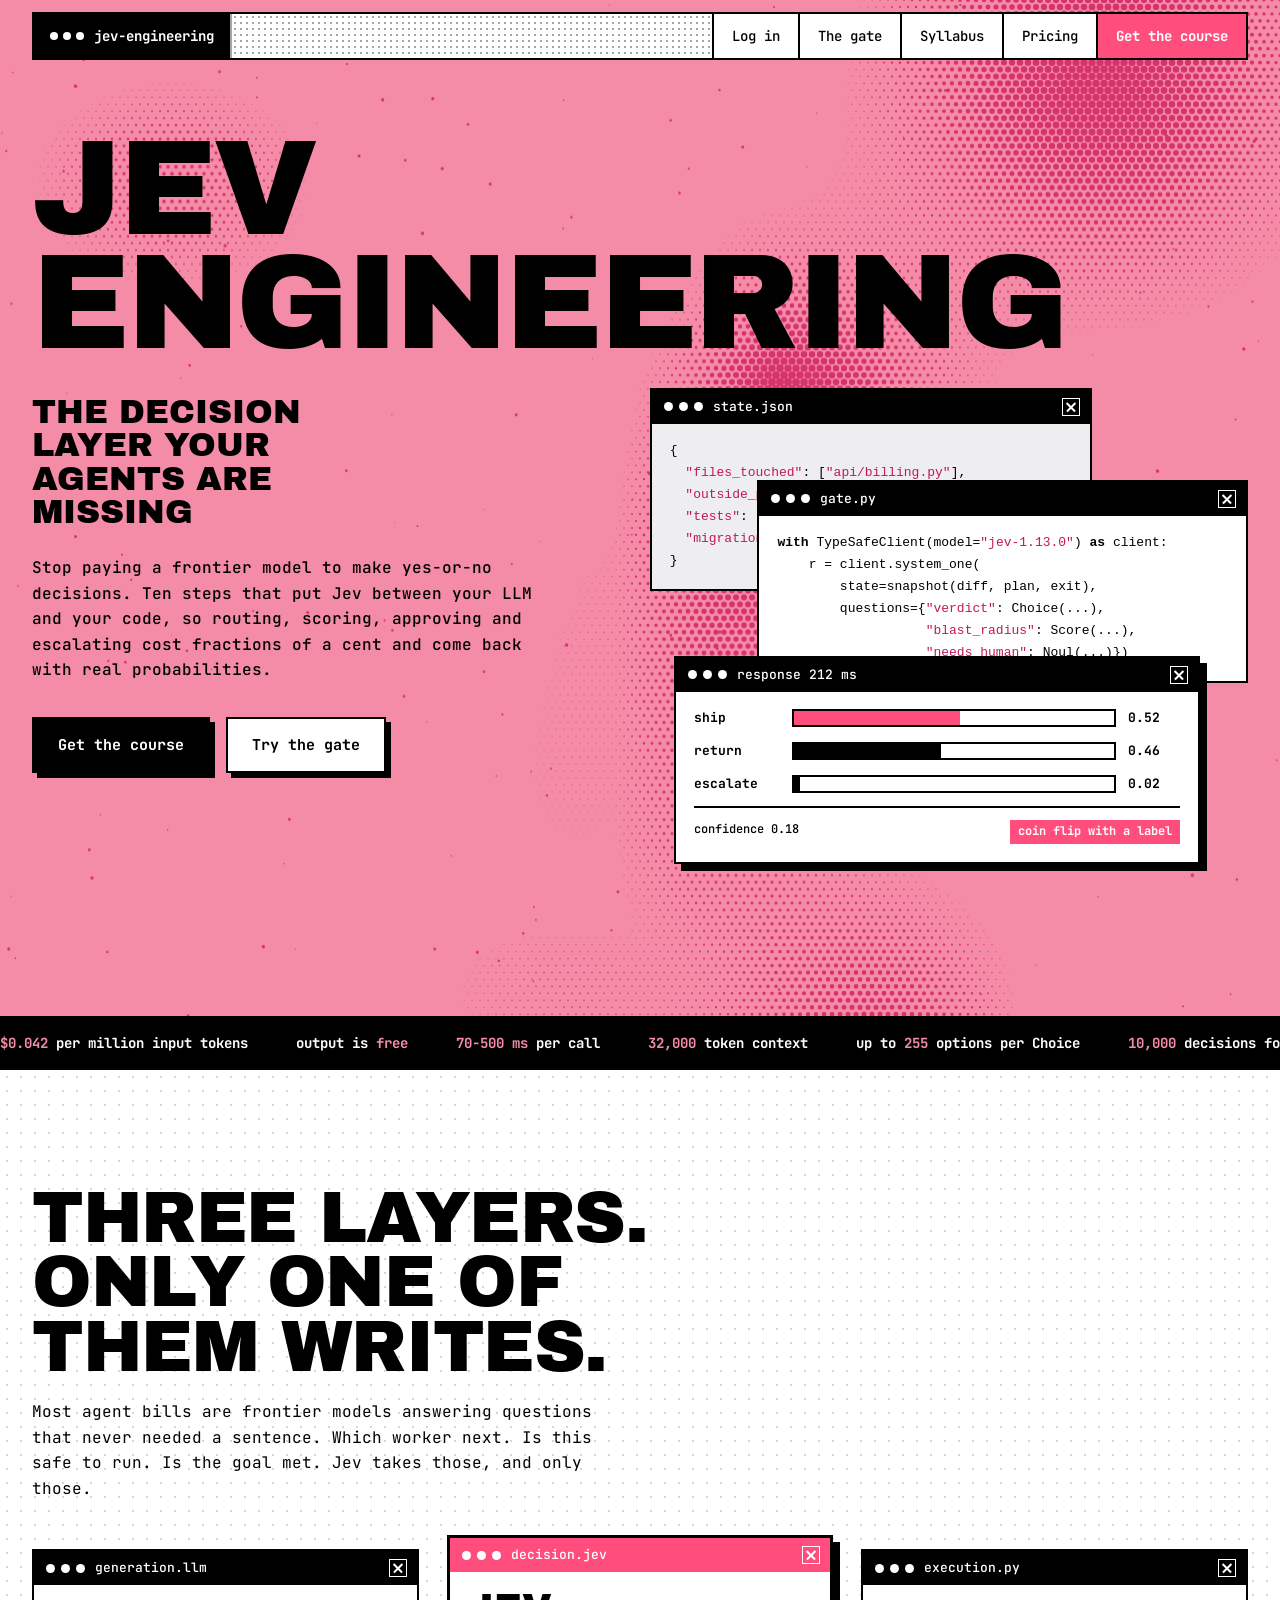
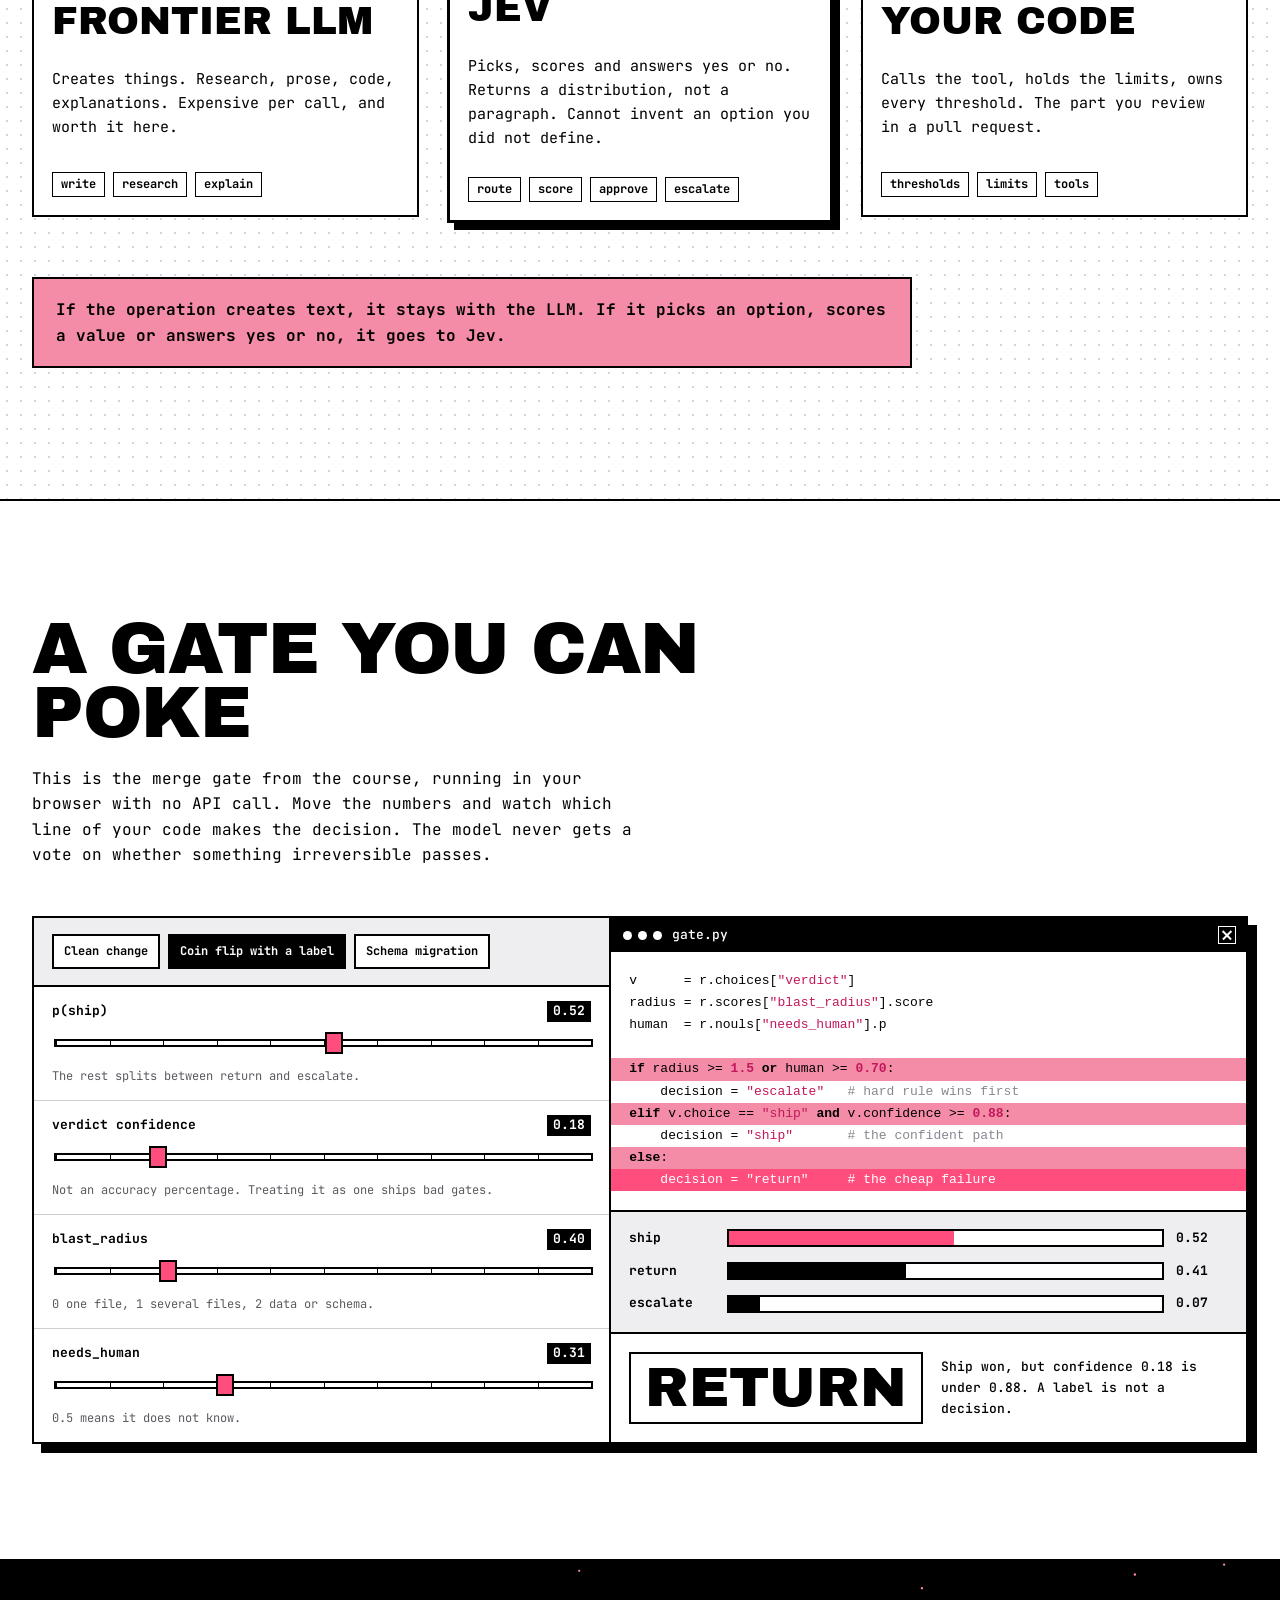
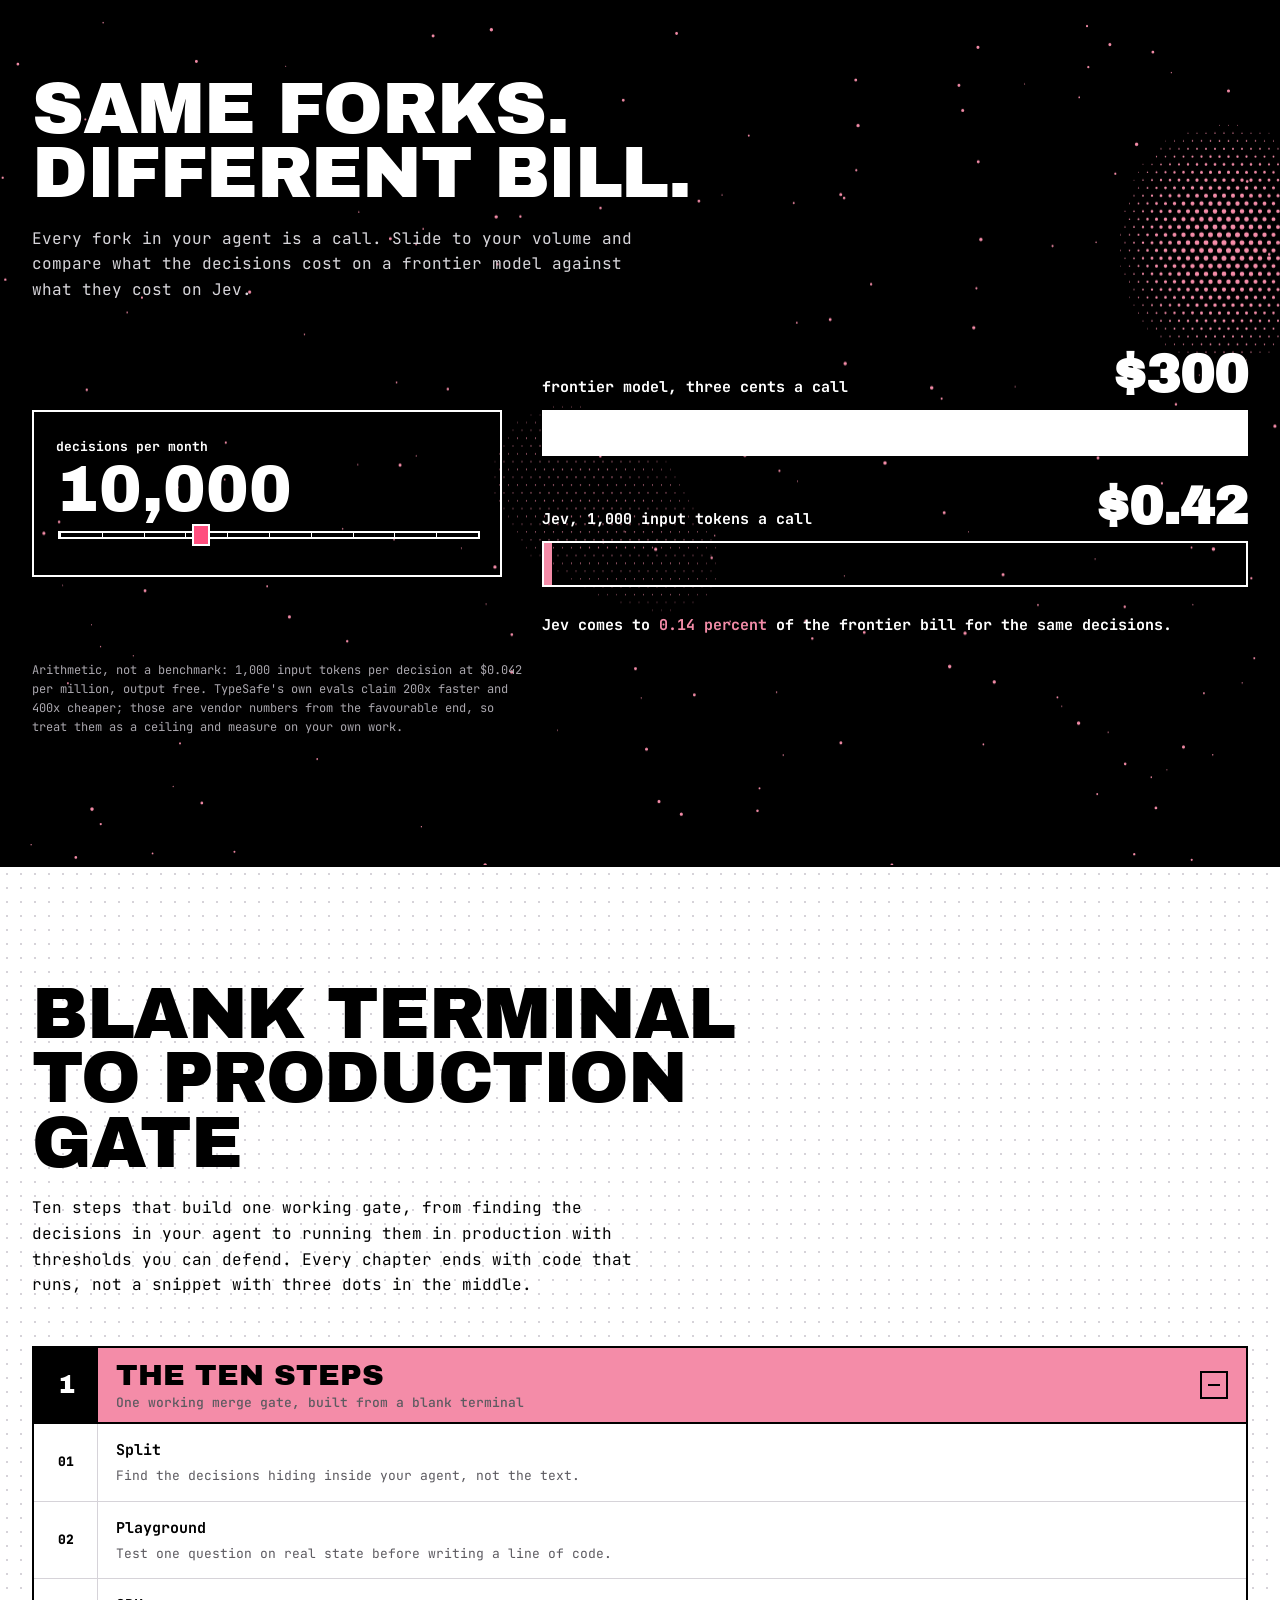
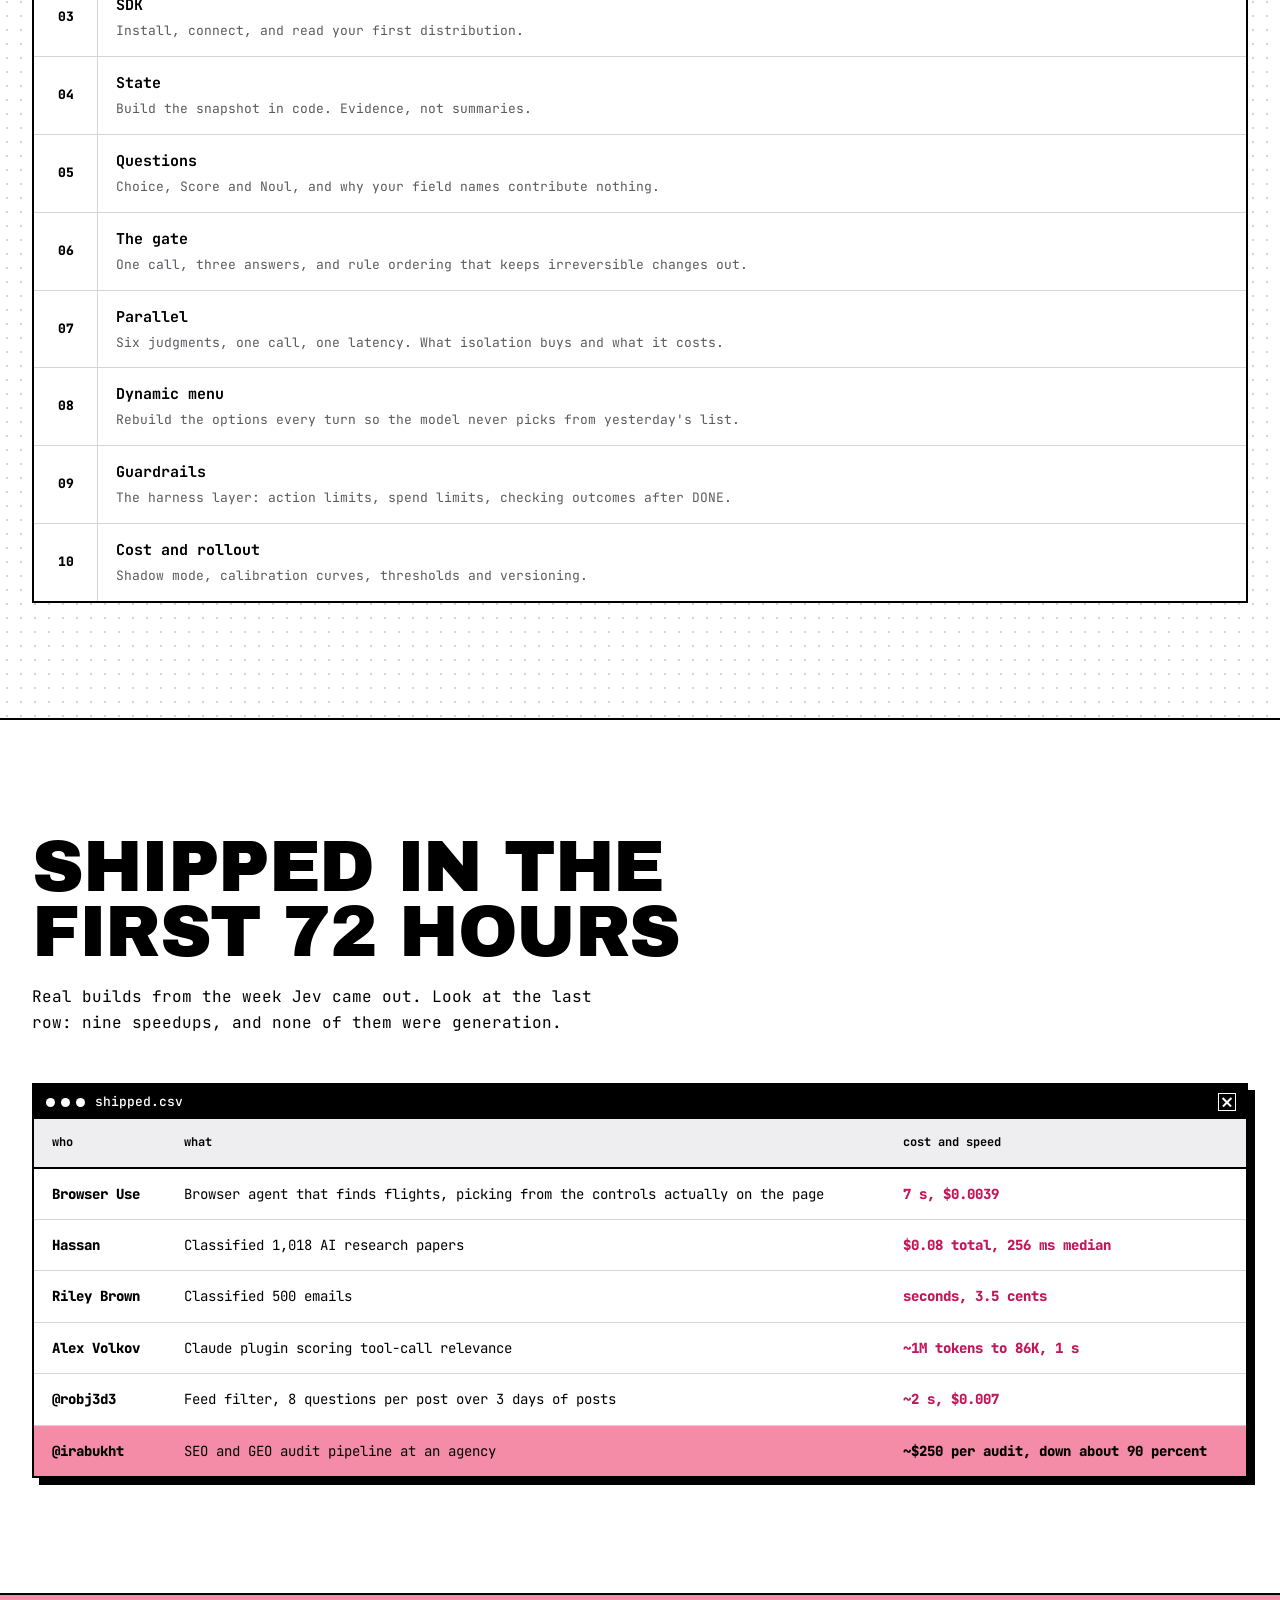
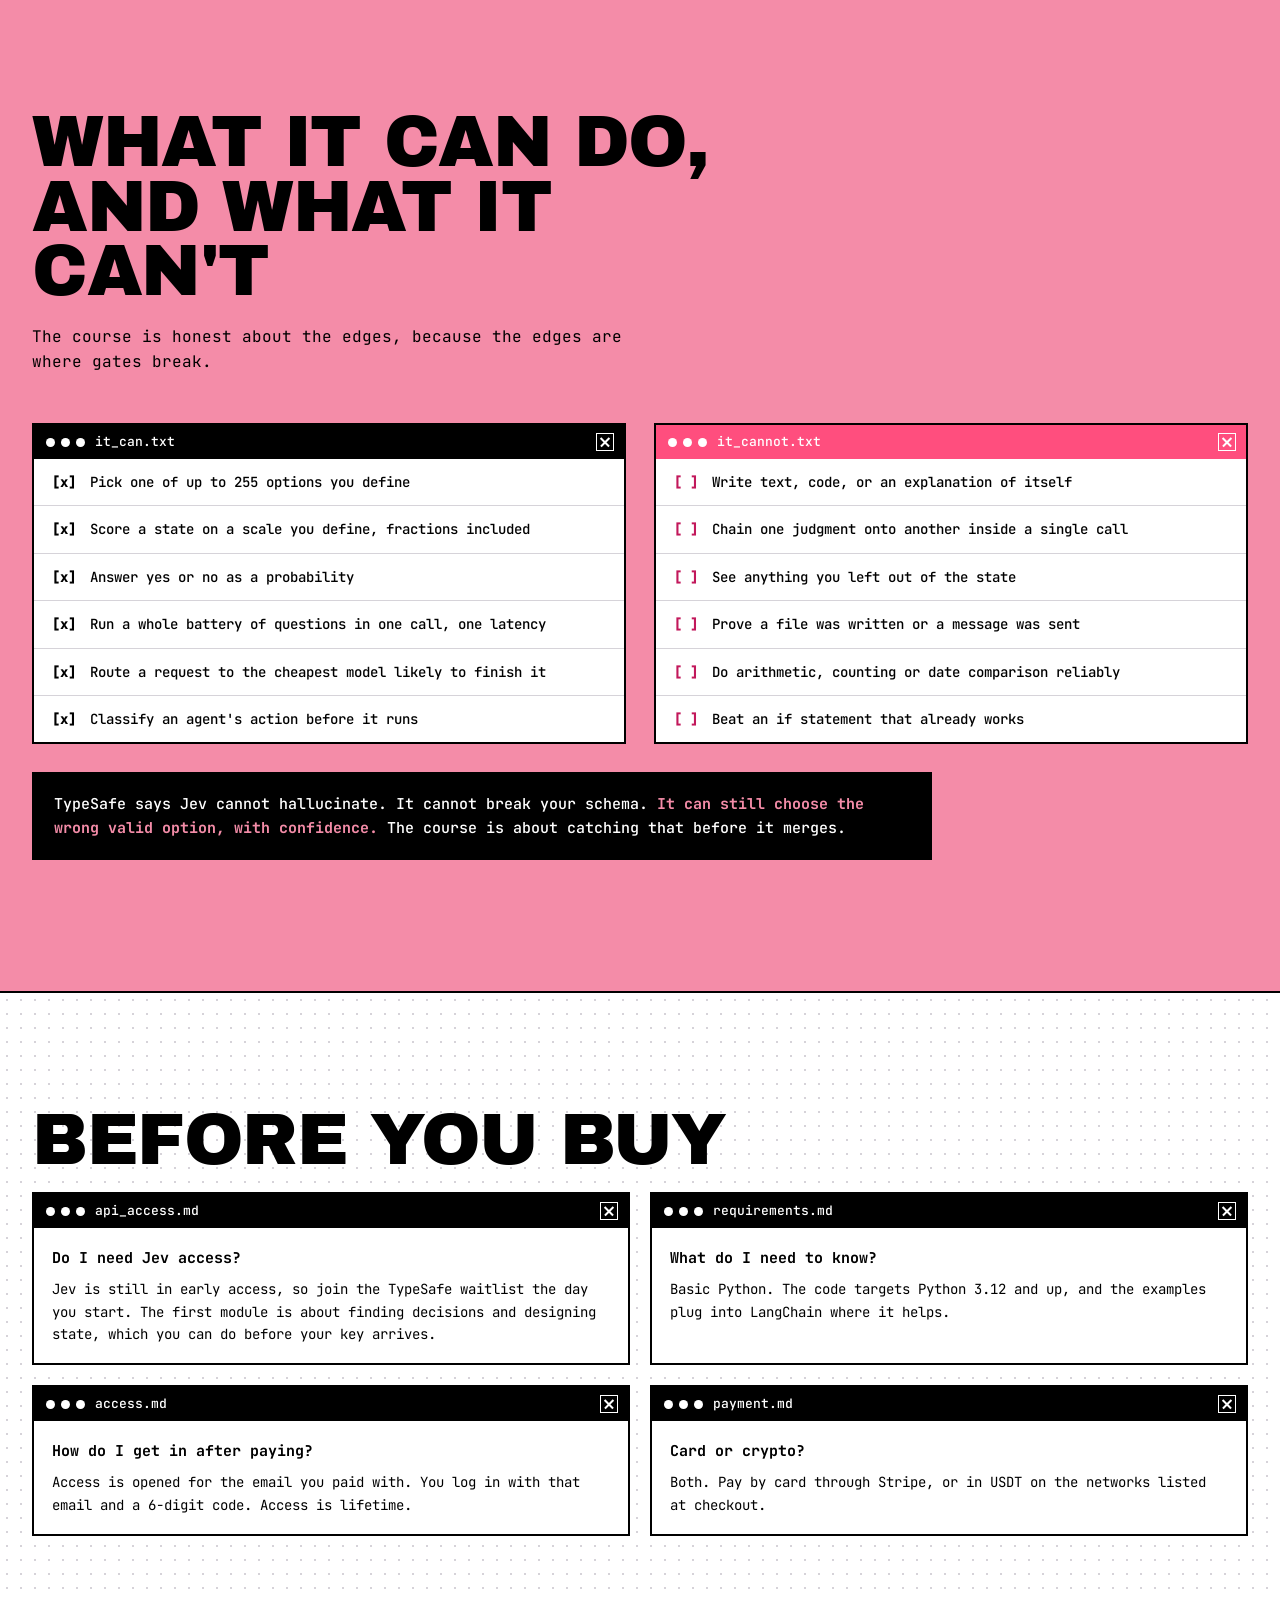
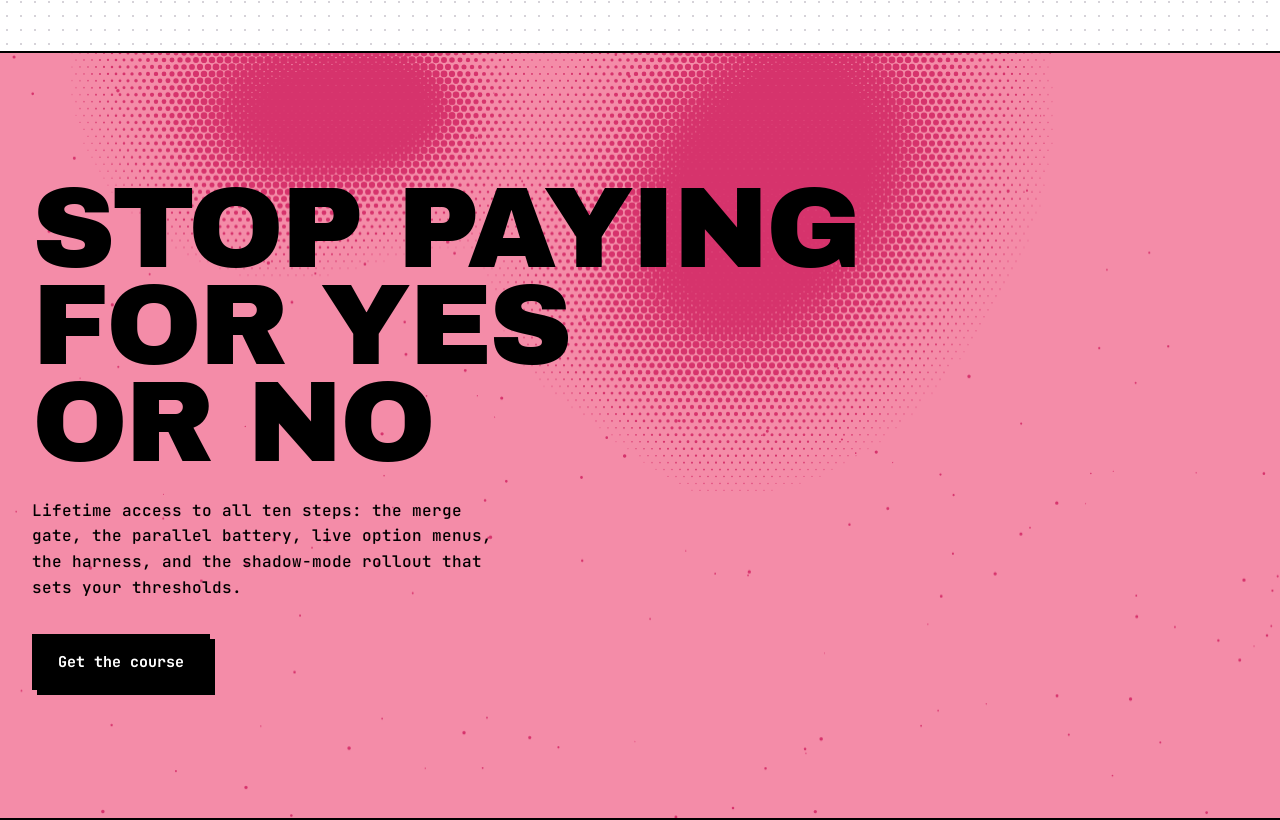
<file: index.html>
<!doctype html>
<html lang="en">
<head>
<meta charset="utf-8">
<meta name="viewport" content="width=device-width, initial-scale=1, viewport-fit=cover">
<title>Jev Engineering - the decision layer for AI agents</title>
<meta name="description" content="Ten steps that build one working decision layer between your LLM and your code. Route, score, approve and escalate for a fraction of a frontier model call.">
<meta property="og:title" content="Jev Engineering">
<meta property="og:description" content="Stop paying a frontier model to make yes-or-no decisions.">
<link rel="preload" href="assets/fonts/archivo-black.woff2" as="font" type="font/woff2" crossorigin>
<link rel="preload" href="assets/fonts/jbm-500.woff2" as="font" type="font/woff2" crossorigin>
<link rel="stylesheet" href="assets/style.css">
<link rel="icon" href="data:image/svg+xml,<svg xmlns='http://www.w3.org/2000/svg' viewBox='0 0 32 32'><rect width='32' height='32' fill='%23000'/><rect x='5' y='5' width='22' height='22' fill='%23F48CA8'/><rect x='12' y='10' width='8' height='12' fill='%23000'/></svg>">
</head>
<body>

<header class="nav">
  <nav class="win" aria-label="Main">
    <a class="brand" href="index.html"><span class="dots"><i></i><i></i><i></i></span>jev-engineering</a>
    <span class="fill"></span>
    <div class="links"><a class="login" href="course.html">Log in</a>
      <a href="#gate">The gate</a>
      <a href="#syllabus">Syllabus</a>
      <a href="pricing.html">Pricing</a>
      <a class="cta" href="pricing.html">Get the course</a>
    </div>
  </nav>
</header>

<main>

<section class="hero ht" data-ht data-calm="0,0.3,0.48,0.9" data-follow data-ink="#D6336C" data-step="8" data-blobs="6" data-seed="11">
  <div class="wrap grid">
    <h1 class="mega hero-title"><span>Jev</span><span>Engineering</span></h1>
    <div>
      <p class="sub">The decision layer your agents are missing</p>
      <p class="lede">Stop paying a frontier model to make yes-or-no decisions. Ten steps that put Jev between your LLM and your code, so routing, scoring, approving and escalating cost fractions of a cent and come back with real probabilities.</p>
      <div class="actions">
        <a class="btn" href="pricing.html">Get the course</a>
        <a class="btn light" href="#gate">Try the gate</a>
      </div>
    </div>

    <div class="stack" aria-label="Example Jev request and response">
      <div class="win grey w1">
        <div class="bar"><span class="dots"><i></i><i></i><i></i></span><span class="t">state.json</span><span class="x"></span></div>
<pre class="code">{
  <span class="s">"files_touched"</span>: [<span class="s">"api/billing.py"</span>],
  <span class="s">"outside_plan"</span>: [],
  <span class="s">"tests"</span>: <span class="s">"passed"</span>,
  <span class="s">"migrations"</span>: <span class="k">false</span>
}</pre>
      </div>
      <div class="win w2">
        <div class="bar"><span class="dots"><i></i><i></i><i></i></span><span class="t">gate.py</span><span class="x"></span></div>
<pre class="code"><span class="k">with</span> TypeSafeClient(model=<span class="s">"jev-1.13.0"</span>) <span class="k">as</span> client:
    r = client.system_one(
        state=snapshot(diff, plan, exit),
        questions={<span class="s">"verdict"</span>: Choice(...),
                   <span class="s">"blast_radius"</span>: Score(...),
                   <span class="s">"needs_human"</span>: Noul(...)})</pre>
      </div>
      <div class="win lift w3">
        <div class="bar"><span class="dots"><i></i><i></i><i></i></span><span class="t" id="hr-title">response  212 ms</span><span class="x"></span></div>
        <div class="dist" id="hero-dist">
          <div class="row" data-k="ship"><span>ship</span><span class="track"><span class="fillb"></span></span><span class="p">0.00</span></div>
          <div class="row" data-k="return"><span>return</span><span class="track"><span class="fillb"></span></span><span class="p">0.00</span></div>
          <div class="row" data-k="escalate"><span>escalate</span><span class="track"><span class="fillb"></span></span><span class="p">0.00</span></div>
          <div class="meta"><span id="hr-conf">confidence 0.00</span><span id="hr-read" class="tag">reading</span></div>
        </div>
      </div>
    </div>
  </div>
</section>

<div class="ticker" aria-hidden="true">
  <div class="run">
    <span><b>$0.042</b> per million input tokens</span><span>output is <b>free</b></span><span><b>70-500 ms</b> per call</span><span><b>32,000</b> token context</span><span>up to <b>255</b> options per Choice</span><span><b>10,000</b> decisions for <b>$0.42</b></span><span>Choice, Score, Noul</span>
    <span><b>$0.042</b> per million input tokens</span><span>output is <b>free</b></span><span><b>70-500 ms</b> per call</span><span><b>32,000</b> token context</span><span>up to <b>255</b> options per Choice</span><span><b>10,000</b> decisions for <b>$0.42</b></span><span>Choice, Score, Noul</span>
  </div>
</div>

<section class="sec dots">
  <div class="wrap">
    <h2 class="h2">Three layers. Only one of them writes.</h2>
    <p class="intro">Most agent bills are frontier models answering questions that never needed a sentence. Which worker next. Is this safe to run. Is the goal met. Jev takes those, and only those.</p>
    <div class="split">
      <div class="win">
        <div class="bar"><span class="dots"><i></i><i></i><i></i></span><span class="t">generation.llm</span><span class="x"></span></div>
        <div class="body"><div class="who">Frontier LLM</div><p>Creates things. Research, prose, code, explanations. Expensive per call, and worth it here.</p><ul><li>write</li><li>research</li><li>explain</li></ul></div>
      </div>
      <div class="win lift mid">
        <div class="bar"><span class="dots"><i></i><i></i><i></i></span><span class="t">decision.jev</span><span class="x"></span></div>
        <div class="body"><div class="who">Jev</div><p>Picks, scores and answers yes or no. Returns a distribution, not a paragraph. Cannot invent an option you did not define.</p><ul><li>route</li><li>score</li><li>approve</li><li>escalate</li></ul></div>
      </div>
      <div class="win">
        <div class="bar"><span class="dots"><i></i><i></i><i></i></span><span class="t">execution.py</span><span class="x"></span></div>
        <div class="body"><div class="who">Your code</div><p>Calls the tool, holds the limits, owns every threshold. The part you review in a pull request.</p><ul><li>thresholds</li><li>limits</li><li>tools</li></ul></div>
      </div>
    </div>
    <p class="rule">If the operation creates text, it stays with the LLM. If it picks an option, scores a value or answers yes or no, it goes to Jev.</p>
  </div>
</section>

<section class="sec" id="gate">
  <div class="wrap">
    <h2 class="h2">A gate you can poke</h2>
    <p class="intro">This is the merge gate from the course, running in your browser with no API call. Move the numbers and watch which line of your code makes the decision. The model never gets a vote on whether something irreversible passes.</p>

    <div class="gate">
      <div class="controls">
        <div class="presets" role="group" aria-label="Scenarios">
          <button type="button" data-preset="clean" aria-pressed="false">Clean change</button>
          <button type="button" data-preset="coin" aria-pressed="true">Coin flip with a label</button>
          <button type="button" data-preset="schema" aria-pressed="false">Schema migration</button>
        </div>
        <div class="sl"><label for="s-ship">p(ship) <output id="o-ship"></output></label><input type="range" id="s-ship" min="0" max="1" step="0.01"><small>The rest splits between return and escalate.</small></div>
        <div class="sl"><label for="s-conf">verdict confidence <output id="o-conf"></output></label><input type="range" id="s-conf" min="0" max="1" step="0.01"><small>Not an accuracy percentage. Treating it as one ships bad gates.</small></div>
        <div class="sl"><label for="s-rad">blast_radius <output id="o-rad"></output></label><input type="range" id="s-rad" min="0" max="2" step="0.05"><small>0 one file, 1 several files, 2 data or schema.</small></div>
        <div class="sl"><label for="s-hum">needs_human <output id="o-hum"></output></label><input type="range" id="s-hum" min="0" max="1" step="0.01"><small>0.5 means it does not know.</small></div>
      </div>
      <div class="out">
        <div class="bar"><span class="dots"><i></i><i></i><i></i></span><span class="t">gate.py</span><span class="x"></span></div>
<pre class="code" id="gcode"><span class="ln">v      = r.choices[<span class="s">"verdict"</span>]</span><span class="ln">radius = r.scores[<span class="s">"blast_radius"</span>].score</span><span class="ln">human  = r.nouls[<span class="s">"needs_human"</span>].p</span><span class="ln"> </span><span class="ln" data-l="1"><span class="k">if</span> radius &gt;= <span class="n">1.5</span> <span class="k">or</span> human &gt;= <span class="n">0.70</span>:</span><span class="ln" data-l="2">    decision = <span class="s">"escalate"</span>   <span class="c"># hard rule wins first</span></span><span class="ln" data-l="3"><span class="k">elif</span> v.choice == <span class="s">"ship"</span> <span class="k">and</span> v.confidence &gt;= <span class="n">0.88</span>:</span><span class="ln" data-l="4">    decision = <span class="s">"ship"</span>       <span class="c"># the confident path</span></span><span class="ln" data-l="5"><span class="k">else</span>:</span><span class="ln" data-l="6">    decision = <span class="s">"return"</span>     <span class="c"># the cheap failure</span></span></pre>
        <div class="dist" id="gate-dist">
          <div class="row" data-k="ship"><span>ship</span><span class="track"><span class="fillb"></span></span><span class="p"></span></div>
          <div class="row" data-k="return"><span>return</span><span class="track"><span class="fillb"></span></span><span class="p"></span></div>
          <div class="row" data-k="escalate"><span>escalate</span><span class="track"><span class="fillb"></span></span><span class="p"></span></div>
        </div>
        <div class="verdict" aria-live="polite"><div class="big" id="g-big">return</div><p id="g-why"></p></div>
      </div>
    </div>
  </div>
</section>

<section class="sec black ht" data-ht data-calm="0,0,0.78,1" data-ink="#F48CA8" data-step="9" data-blobs="3" data-seed="4">
  <div class="wrap">
    <h2 class="h2">Same forks. Different bill.</h2>
    <p class="intro">Every fork in your agent is a call. Slide to your volume and compare what the decisions cost on a frontier model against what they cost on Jev.</p>
    <div class="calc">
      <div class="knob">
        <label for="s-vol" style="font-weight:700;font-size:13px">decisions per month</label>
        <div class="num" id="o-vol">10,000</div>
        <input type="range" id="s-vol" min="0" max="100" step="1" value="33" aria-describedby="o-vol">
      </div>
      <div class="bars">
        <div><div class="lab"><span>frontier model, three cents a call</span><span class="v" id="c-llm">$300</span></div><div class="b"><i id="b-llm" style="width:100%"></i></div></div>
        <div><div class="lab"><span>Jev, 1,000 input tokens a call</span><span class="v" id="c-jev">$0.42</span></div><div class="b jev"><i id="b-jev"></i></div></div>
        <p style="margin:0;font-weight:700">Jev comes to <span id="c-ratio" style="color:var(--pink)">0.14 percent</span> of the frontier bill for the same decisions.</p>
      </div>
    </div>
    <p class="fine">Arithmetic, not a benchmark: 1,000 input tokens per decision at $0.042 per million, output free. TypeSafe's own evals claim 200x faster and 400x cheaper; those are vendor numbers from the favourable end, so treat them as a ceiling and measure on your own work.</p>
  </div>
</section>

<section class="sec dots" id="syllabus">
  <div class="wrap">
    <h2 class="h2">Blank terminal to production gate</h2>
    <p class="intro">Ten steps that build one working gate, from finding the decisions in your agent to running them in production with thresholds you can defend. Every chapter ends with code that runs, not a snippet with three dots in the middle.</p>
    <div class="mods" id="mods"></div>
  </div>
</section>

<section class="sec">
  <div class="wrap">
    <h2 class="h2">Shipped in the first 72 hours</h2>
    <p class="intro">Real builds from the week Jev came out. Look at the last row: nine speedups, and none of them were generation.</p>
    <div class="win lift">
      <div class="bar"><span class="dots"><i></i><i></i><i></i></span><span class="t">shipped.csv</span><span class="x"></span></div>
      <div class="scroll">
        <table class="tbl">
          <thead><tr><th>who</th><th>what</th><th>cost and speed</th></tr></thead>
          <tbody>
            <tr><td>Browser Use</td><td>Browser agent that finds flights, picking from the controls actually on the page</td><td class="num">7 s, $0.0039</td></tr>
            <tr><td>Hassan</td><td>Classified 1,018 AI research papers</td><td class="num">$0.08 total, 256 ms median</td></tr>
            <tr><td>Riley Brown</td><td>Classified 500 emails</td><td class="num">seconds, 3.5 cents</td></tr>
            <tr><td>Alex Volkov</td><td>Claude plugin scoring tool-call relevance</td><td class="num">~1M tokens to 86K, 1 s</td></tr>
            <tr><td>@robj3d3</td><td>Feed filter, 8 questions per post over 3 days of posts</td><td class="num">~2 s, $0.007</td></tr>
            <tr class="star"><td>@irabukht</td><td>SEO and GEO audit pipeline at an agency</td><td class="num">~$250 per audit, down about 90 percent</td></tr>
          </tbody>
        </table>
      </div>
    </div>
  </div>
</section>

<section class="sec pink">
  <div class="wrap">
    <h2 class="h2">What it can do, and what it can't</h2>
    <p class="intro">The course is honest about the edges, because the edges are where gates break.</p>
    <div class="contract">
      <div class="win can">
        <div class="bar"><span class="dots"><i></i><i></i><i></i></span><span class="t">it_can.txt</span><span class="x"></span></div>
        <ul>
          <li>Pick one of up to 255 options you define</li>
          <li>Score a state on a scale you define, fractions included</li>
          <li>Answer yes or no as a probability</li>
          <li>Run a whole battery of questions in one call, one latency</li>
          <li>Route a request to the cheapest model likely to finish it</li>
          <li>Classify an agent's action before it runs</li>
        </ul>
      </div>
      <div class="win cannot">
        <div class="bar"><span class="dots"><i></i><i></i><i></i></span><span class="t">it_cannot.txt</span><span class="x"></span></div>
        <ul>
          <li>Write text, code, or an explanation of itself</li>
          <li>Chain one judgment onto another inside a single call</li>
          <li>See anything you left out of the state</li>
          <li>Prove a file was written or a message was sent</li>
          <li>Do arithmetic, counting or date comparison reliably</li>
          <li>Beat an if statement that already works</li>
        </ul>
      </div>
    </div>
    <p class="note">TypeSafe says Jev cannot hallucinate. It cannot break your schema. <b>It can still choose the wrong valid option, with confidence.</b> The course is about catching that before it merges.</p>
  </div>
</section>

<section class="sec dots">
  <div class="wrap">
    <h2 class="h2">Before you buy</h2>
    <div class="faq">
      <div class="win"><div class="bar"><span class="dots"><i></i><i></i><i></i></span><span class="t">api_access.md</span><span class="x"></span></div><div class="body"><h3>Do I need Jev access?</h3><p>Jev is still in early access, so join the TypeSafe waitlist the day you start. The first module is about finding decisions and designing state, which you can do before your key arrives.</p></div></div>
      <div class="win"><div class="bar"><span class="dots"><i></i><i></i><i></i></span><span class="t">requirements.md</span><span class="x"></span></div><div class="body"><h3>What do I need to know?</h3><p>Basic Python. The code targets Python 3.12 and up, and the examples plug into LangChain where it helps.</p></div></div>
      <div class="win"><div class="bar"><span class="dots"><i></i><i></i><i></i></span><span class="t">access.md</span><span class="x"></span></div><div class="body"><h3>How do I get in after paying?</h3><p>Access is opened for the email you paid with. You log in with that email and a 6-digit code. Access is lifetime.</p></div></div>
      <div class="win"><div class="bar"><span class="dots"><i></i><i></i><i></i></span><span class="t">payment.md</span><span class="x"></span></div><div class="body"><h3>Card or crypto?</h3><p>Both. Pay by card through Stripe, or in USDT on the networks listed at checkout.</p></div></div>
    </div>
  </div>
</section>

<section class="final ht" data-ht data-calm="0,0.6,0.42,1" data-follow data-ink="#D6336C" data-step="8" data-blobs="5" data-seed="29">
  <div class="wrap">
    <h2 class="mega"><span>Stop paying</span><span>for yes</span><span>or no</span></h2>
    <p>Lifetime access to all ten steps: the merge gate, the parallel battery, live option menus, the harness, and the shadow-mode rollout that sets your thresholds.</p>
    <a class="btn" href="pricing.html">Get the course</a>
  </div>
</section>

</main>


<script src="assets/config.js"></script>
<script src="assets/site.js"></script>
<script src="assets/syllabus.js"></script>
<script>
(function () {
  var reduce = matchMedia("(prefers-reduced-motion: reduce)").matches;

  /* ----- syllabus ----- */
  var box = document.getElementById("mods");
  JEV_SYLLABUS.forEach(function (m, i) {
    var d = document.createElement("details");
    d.className = "mod"; if (i === 0) d.open = true;
    d.innerHTML = '<summary><span class="no">' + (i + 1) + '</span><span class="nm">' + m.title + '<small>' + m.sub + '</small></span><span class="tg" aria-hidden="true"></span></summary><ol>' +
      m.lessons.map(function (l) { return '<li><span>' + l.n + '</span><div><b>' + l.t + '</b><p>' + l.d + '</p></div></li>'; }).join("") + "</ol>";
    box.appendChild(d);
  });

  /* ----- distribution widget ----- */
  function paint(el, p) {
    var best = Object.keys(p).reduce(function (a, b) { return p[a] >= p[b] ? a : b; });
    el.querySelectorAll(".row").forEach(function (r) {
      var k = r.dataset.k;
      r.querySelector(".fillb").style.width = (p[k] * 100).toFixed(1) + "%";
      r.querySelector(".p").textContent = p[k].toFixed(2);
      r.classList.toggle("win-row", k === best);
    });
    return best;
  }

  /* ----- hero response cycling ----- */
  var heroCases = [
    { p: { ship: 0.52, "return": 0.46, escalate: 0.02 }, c: 0.18, ms: 212, read: "coin flip with a label" },
    { p: { ship: 0.94, "return": 0.05, escalate: 0.01 }, c: 0.91, ms: 88, read: "ship it" },
    { p: { ship: 0.08, "return": 0.21, escalate: 0.71 }, c: 0.83, ms: 143, read: "a person reads this" }
  ];
  var hd = document.getElementById("hero-dist"), hi = 0;
  function hero() {
    var c = heroCases[hi % heroCases.length];
    paint(hd, c.p);
    document.getElementById("hr-conf").textContent = "confidence " + c.c.toFixed(2);
    document.getElementById("hr-read").textContent = c.read;
    document.getElementById("hr-read").className = "tag" + (hi % 3 === 0 ? " hot" : "");
    document.getElementById("hr-title").textContent = "response  " + c.ms + " ms";
    hi++;
  }
  setTimeout(hero, 350);
  if (!reduce) setInterval(hero, 4200);

  /* ----- gate simulator ----- */
  var S = { ship: 0.52, conf: 0.18, rad: 0.4, hum: 0.31 };
  var presets = {
    clean:  { ship: 0.94, conf: 0.91, rad: 0.1, hum: 0.12 },
    coin:   { ship: 0.52, conf: 0.18, rad: 0.4, hum: 0.31 },
    schema: { ship: 0.61, conf: 0.9,  rad: 1.8, hum: 0.44 }
  };
  var ids = { ship: "s-ship", conf: "s-conf", rad: "s-rad", hum: "s-hum" };
  var outs = { ship: "o-ship", conf: "o-conf", rad: "o-rad", hum: "o-hum" };
  var gd = document.getElementById("gate-dist");
  var lines = {}; document.querySelectorAll("#gcode .ln[data-l]").forEach(function (l) { lines[l.dataset.l] = l; });

  function run() {
    Object.keys(ids).forEach(function (k) {
      document.getElementById(ids[k]).value = S[k];
      document.getElementById(outs[k]).textContent = (+S[k]).toFixed(2);
    });
    var rest = 1 - S.ship;
    var p = { ship: S.ship, "return": rest * 0.85, escalate: rest * 0.15 };
    var choice = paint(gd, p);
    Object.values(lines).forEach(function (l) { l.className = "ln"; });
    var dec, why;
    lines[1].classList.add("on");
    if (S.rad >= 1.5 || S.hum >= 0.7) {
      lines[2].classList.add("hit"); dec = "escalate";
      why = S.rad >= 1.5 ? "Blast radius " + S.rad.toFixed(2) + " hits the hard rule. Confidence never got checked." : "needs_human is " + S.hum.toFixed(2) + ". A person reads this before it merges.";
    } else {
      lines[3].classList.add("on");
      if (choice === "ship" && S.conf >= 0.88) { lines[4].classList.add("hit"); dec = "ship"; why = "Verdict is ship and confidence " + S.conf.toFixed(2) + " clears 0.88. Automated."; }
      else {
        lines[5].classList.add("on"); lines[6].classList.add("hit"); dec = "return";
        why = choice !== "ship" ? "The top option is " + choice + ", not ship. Back to the agent, the cheap failure." : "Ship won, but confidence " + S.conf.toFixed(2) + " is under 0.88. A label is not a decision.";
      }
    }
    var big = document.getElementById("g-big"); big.textContent = dec; big.className = "big " + dec;
    document.getElementById("g-why").textContent = why;
  }
  Object.keys(ids).forEach(function (k) {
    document.getElementById(ids[k]).addEventListener("input", function (e) {
      S[k] = +e.target.value;
      document.querySelectorAll("[data-preset]").forEach(function (b) { b.setAttribute("aria-pressed", "false"); });
      run();
    });
  });
  document.querySelectorAll("[data-preset]").forEach(function (b) {
    b.addEventListener("click", function () {
      S = Object.assign({}, presets[b.dataset.preset]);
      document.querySelectorAll("[data-preset]").forEach(function (x) { x.setAttribute("aria-pressed", String(x === b)); });
      run();
    });
  });
  run();

  /* ----- cost calculator (log scale 1k to 1M) ----- */
  var vol = document.getElementById("s-vol");
  function money(v) { return v >= 100 ? "$" + Math.round(v).toLocaleString("en-US") : "$" + v.toFixed(v < 0.1 ? 3 : 2); }
  function calc() {
    var n = Math.round(Math.pow(10, 3 + vol.value / 100 * 3) / 1000) * 1000;
    var llm = n * 0.03, jev = n * 1000 * 0.042 / 1e6;
    document.getElementById("o-vol").textContent = n.toLocaleString("en-US");
    document.getElementById("c-llm").textContent = money(llm);
    document.getElementById("c-jev").textContent = money(jev);
    document.getElementById("b-jev").style.width = Math.max(0.4, jev / llm * 100) + "%";
    document.getElementById("c-ratio").textContent = (jev / llm * 100).toFixed(2) + " percent";
  }
  vol.addEventListener("input", calc); calc();
})();
</script>
</body>
</html>
</file>
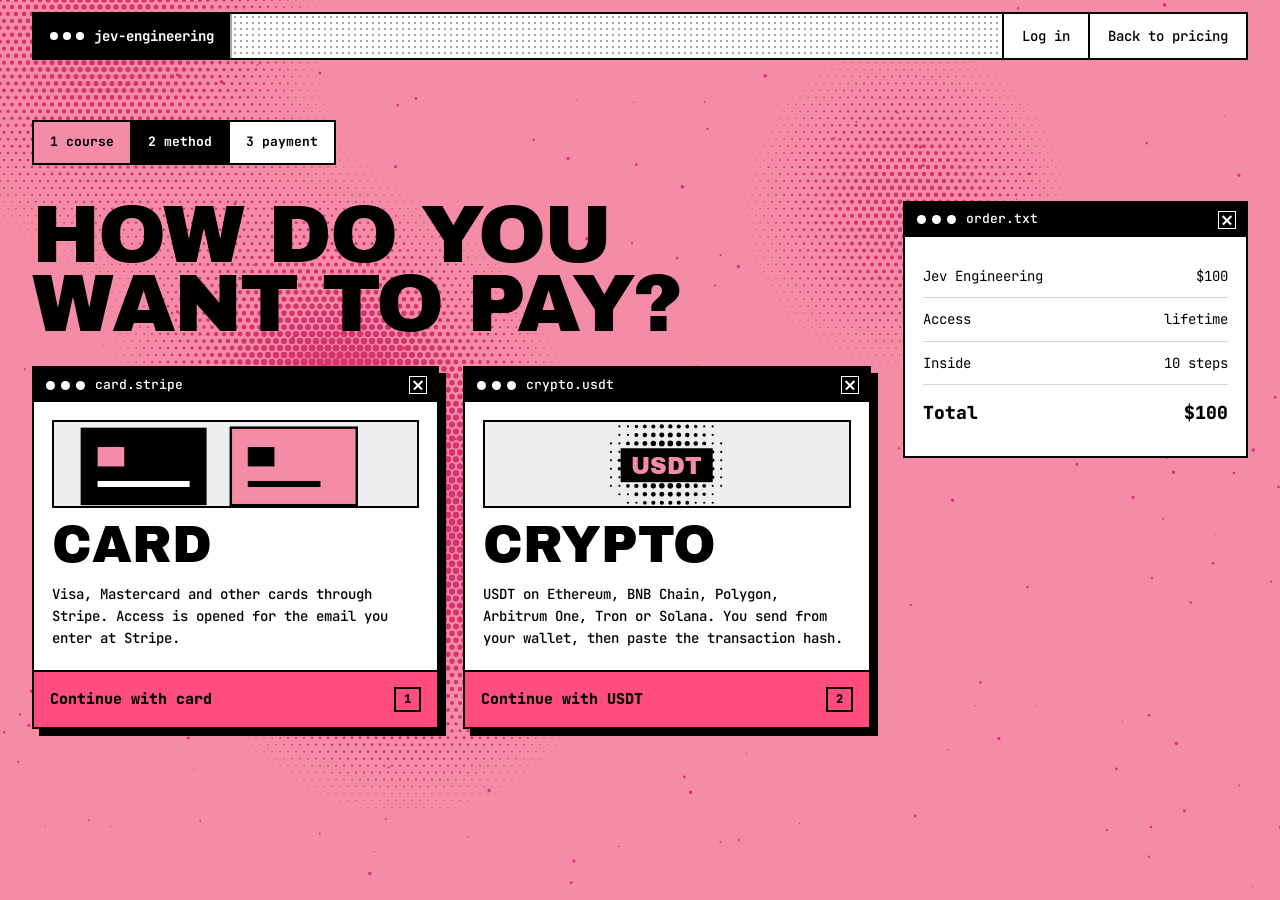
<file: checkout.html>
<!doctype html>
<html lang="en">
<head>
<meta charset="utf-8">
<meta name="viewport" content="width=device-width, initial-scale=1, viewport-fit=cover">
<title>Checkout - Jev Engineering</title>
<link rel="preload" href="assets/fonts/archivo-black.woff2" as="font" type="font/woff2" crossorigin>
<link rel="stylesheet" href="assets/style.css">
<link rel="icon" href="data:image/svg+xml,<svg xmlns='http://www.w3.org/2000/svg' viewBox='0 0 32 32'><rect width='32' height='32' fill='%23000'/><rect x='5' y='5' width='22' height='22' fill='%23F48CA8'/><rect x='12' y='10' width='8' height='12' fill='%23000'/></svg>">
</head>
<body>
<header class="nav">
  <nav class="win" aria-label="Main">
    <a class="brand" href="index.html"><span class="dots"><i></i><i></i><i></i></span>jev-engineering</a>
    <span class="fill"></span>
    <div class="links"><a class="login" href="course.html">Log in</a><a href="pricing.html">Back to pricing</a></div>
  </nav>
</header>

<main class="page ht" data-ht data-ink="#D6336C" data-step="8" data-blobs="4" data-seed="17">
  <div class="wrap">
    <div class="steps" aria-label="Progress"><a class="done" href="pricing.html">1 course</a><span class="now">2 method</span><span>3 payment</span></div>

    <div class="flow wide">
      <div>
        <h1 class="mega" style="font-size:clamp(44px,6.4vw,92px);margin-bottom:28px">How do you<br>want to pay?</h1>
        <div class="methods">
          <a class="win lift method" href="pay.html?m=card">
            <div class="bar"><span class="dots"><i></i><i></i><i></i></span><span class="t">card.stripe</span><span class="x"></span></div>
            <div class="body">
              <div class="glyph" aria-hidden="true">
                <svg viewBox="0 0 300 88" preserveAspectRatio="xMidYMid slice" width="100%" height="100%">
                  <rect x="22" y="14" width="104" height="64" fill="#000"/><rect x="36" y="30" width="22" height="16" fill="#F48CA8"/>
                  <rect x="36" y="58" width="76" height="5" fill="#fff"/><rect x="146" y="14" width="104" height="64" fill="#F48CA8" stroke="#000" stroke-width="2"/>
                  <rect x="160" y="30" width="22" height="16" fill="#000"/><rect x="160" y="58" width="60" height="5" fill="#000"/>
                </svg>
              </div>
              <div class="big">Card</div>
              <p>Visa, Mastercard and other cards through Stripe. Access is opened for the email you enter at Stripe.</p>
              <div class="go"><span>Continue with card</span><kbd>1</kbd></div>
            </div>
          </a>
          <a class="win lift method" href="pay.html?m=crypto">
            <div class="bar"><span class="dots"><i></i><i></i><i></i></span><span class="t">crypto.usdt</span><span class="x"></span></div>
            <div class="body">
              <div class="glyph" aria-hidden="true" id="coin"></div>
              <div class="big">Crypto</div>
              <p>USDT on <span id="netlist">the listed networks</span>. You send from your wallet, then paste the transaction hash.</p>
              <div class="go"><span>Continue with USDT</span><kbd>2</kbd></div>
            </div>
          </a>
        </div>
      </div>

      <aside class="sticky">
        <div class="win">
          <div class="bar"><span class="dots"><i></i><i></i><i></i></span><span class="t">order.txt</span><span class="x"></span></div>
          <div class="body sum">
            <div class="r"><span>Jev Engineering</span><span>$<span data-price></span></span></div>
            <div class="r"><span>Access</span><span>lifetime</span></div>
            <div class="r"><span>Inside</span><span>10 steps</span></div>
            <div class="r tot"><span>Total</span><span>$<span data-price></span></span></div>
          </div>
        </div>
      </aside>
    </div>
  </div>
</main>


<script src="assets/config.js"></script>
<script src="assets/site.js"></script>
<script>
(function () {
  var nets = JEV.wallets.filter(function (w) { return w.address; }).map(function (w) { return w.chain; });
  if (nets.length) document.getElementById("netlist").textContent = nets.length > 1 ? nets.slice(0, -1).join(", ") + " or " + nets[nets.length - 1] : nets[0];

  /* halftone coin glyph */
  var g = document.getElementById("coin"), s = "";
  for (var y = 6; y < 88; y += 7) for (var x = 6; x < 300; x += 7) {
    var d = Math.hypot(x - 150, y - 44) / 40, r = d < 1 ? 3.1 * (1 - d * 0.55) : (d < 1.25 ? 0.9 : 0);
    if (r > 0.4) s += '<circle cx="' + x + '" cy="' + y + '" r="' + r.toFixed(2) + '"/>';
  }
  g.innerHTML = '<svg viewBox="0 0 300 88" width="100%" height="100%" preserveAspectRatio="xMidYMid slice"><g fill="#000">' + s + '</g><rect x="112" y="31" width="76" height="28" fill="#000"/><text x="150" y="52" text-anchor="middle" font-family="Archivo Black,Arial Black" font-size="19" fill="#F48CA8">USDT</text></svg>';

  document.addEventListener("keydown", function (e) {
    if (e.target.closest("input,textarea")) return;
    if (e.key === "1") location.href = "pay.html?m=card";
    if (e.key === "2") location.href = "pay.html?m=crypto";
  });
})();
</script>
</body>
</html>
</file>
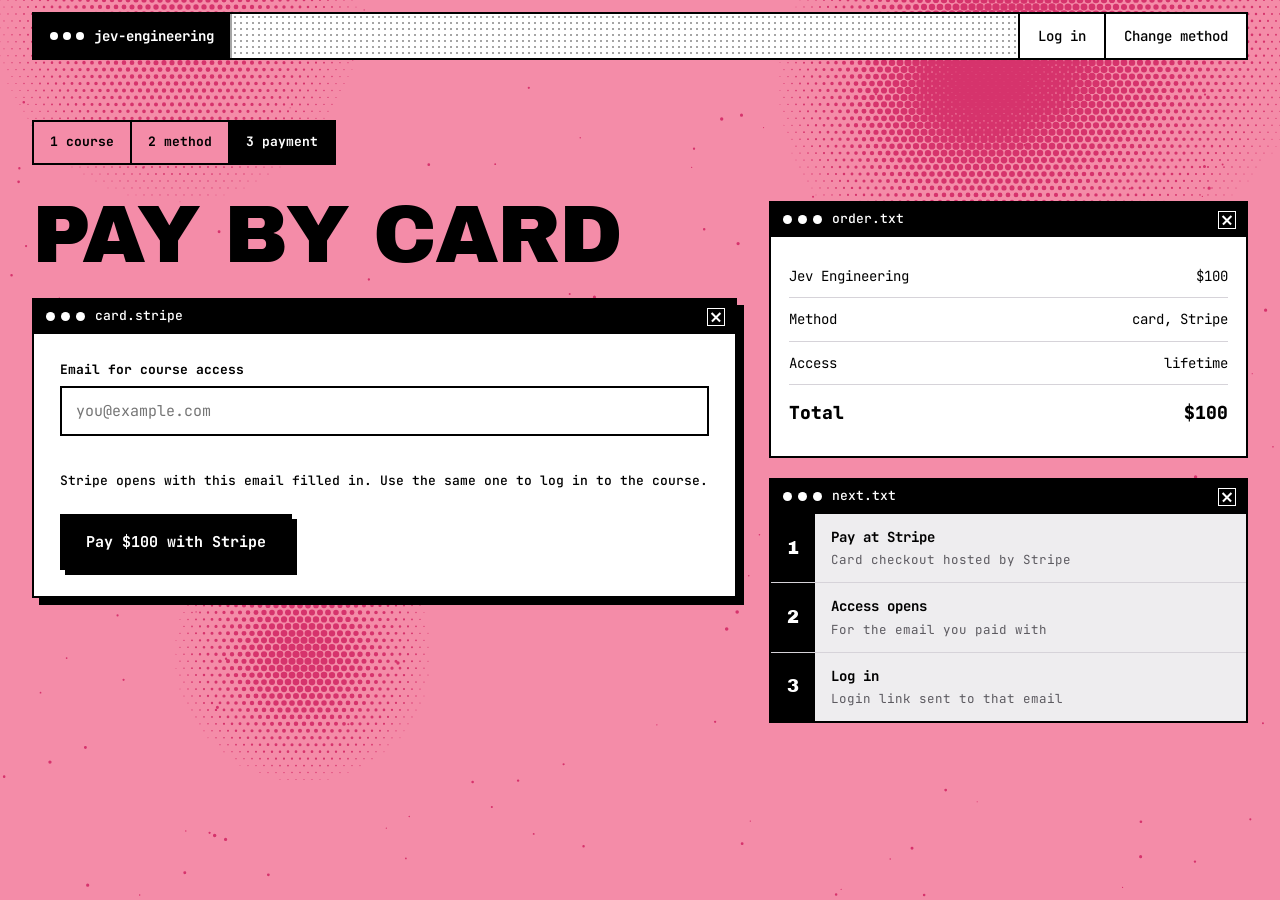
<file: pay.html>
<!doctype html>
<html lang="en">
<head>
<meta charset="utf-8">
<meta name="viewport" content="width=device-width, initial-scale=1, viewport-fit=cover">
<title>Payment - Jev Engineering</title>
<link rel="preload" href="assets/fonts/archivo-black.woff2" as="font" type="font/woff2" crossorigin>
<link rel="stylesheet" href="assets/style.css">
<link rel="icon" href="data:image/svg+xml,<svg xmlns='http://www.w3.org/2000/svg' viewBox='0 0 32 32'><rect width='32' height='32' fill='%23000'/><rect x='5' y='5' width='22' height='22' fill='%23F48CA8'/><rect x='12' y='10' width='8' height='12' fill='%23000'/></svg>">
</head>
<body>
<header class="nav">
  <nav class="win" aria-label="Main">
    <a class="brand" href="index.html"><span class="dots"><i></i><i></i><i></i></span>jev-engineering</a>
    <span class="fill"></span>
    <div class="links"><a class="login" href="course.html">Log in</a><a href="checkout.html">Change method</a></div>
  </nav>
</header>

<main class="page ht" data-ht data-ink="#D6336C" data-step="8" data-blobs="4" data-seed="23">
  <div class="wrap">
    <div class="steps" aria-label="Progress"><a class="done" href="pricing.html">1 course</a><a class="done" href="checkout.html">2 method</a><span class="now">3 payment</span></div>

    <div class="flow">
      <div>
        <!-- ================= CARD ================= -->
        <section id="card" class="hide">
          <h1 class="mega" style="font-size:clamp(44px,6.4vw,92px);margin-bottom:28px">Pay by card</h1>
          <div class="win lift">
            <div class="bar"><span class="dots"><i></i><i></i><i></i></span><span class="t">card.stripe</span><span class="x"></span></div>
            <div class="body" style="padding:26px">
              <div class="field">
                <label for="c-email">Email for course access</label>
                <input id="c-email" type="email" autocomplete="email" placeholder="you@example.com">
                <span class="err" id="c-err"></span>
              </div>
              <p style="font-size:13px;font-weight:500;margin:0 0 22px">Stripe opens with this email filled in. Use the same one to log in to the course.</p>
              <a class="btn" id="c-go" href="#"><span>Pay $<span data-price></span> with Stripe</span></a>
              <p id="c-off" class="warn hide">Card payments are not open yet. You can pay in USDT right now: <a href="pay.html?m=crypto">switch to crypto</a>.</p>
            </div>
          </div>
        </section>

        <!-- ================= CRYPTO ================= -->
        <section id="crypto" class="hide">
          <h1 class="mega" style="font-size:clamp(44px,6.4vw,92px);margin-bottom:28px">Pay in USDT</h1>

          <div id="x-form">
            <div class="win lift">
              <div class="bar"><span class="dots"><i></i><i></i><i></i></span><span class="t">wallet.usdt</span><span class="x"></span></div>
              <div class="nets" role="tablist" aria-label="Network" id="nets"></div>
              <div class="addr">
                <div class="qr" id="qr" aria-label="Wallet address QR code"></div>
                <div style="min-width:0">
                  <div style="font-size:13px;font-weight:700">Send exactly</div>
                  <div class="amt"><span data-price></span> USDT</div>
                  <div style="font-size:13px;font-weight:700;margin-top:16px">To this <span id="chain">Ethereum</span> address</div>
                  <div class="copyrow"><code id="addr"></code><button type="button" id="cp">Copy</button></div>
                  <p class="warn" id="warn">Only USDT, only on <b id="chain2">Ethereum</b>.</p>
                </div>
              </div>
            </div>

            <div class="win" style="margin-top:28px">
              <div class="bar"><span class="dots"><i></i><i></i><i></i></span><span class="t">confirm.txt</span><span class="x"></span></div>
              <form class="body" style="padding:26px" id="xf" novalidate>
                <p style="margin:0 0 20px;font-weight:600;font-size:14px">After sending, paste the transaction hash so the payment can be matched to you.</p>
                <div class="field"><label for="x-email">Email for course access</label><input id="x-email" type="email" autocomplete="email" placeholder="you@example.com"><span class="err" id="e-email"></span></div>
                <div class="field"><label for="x-hash" id="hash-label">Transaction hash</label><input id="x-hash" type="text" spellcheck="false" autocomplete="off" placeholder="0x..."><span class="err" id="e-hash"></span></div>
                <button class="btn" type="submit" id="x-send">Submit payment</button>
              </form>
            </div>
          </div>

          <div id="x-done" class="win lift hide">
            <div class="bar"><span class="dots"><i></i><i></i><i></i></span><span class="t">received.log</span><span class="x"></span></div>
            <div class="body done-box" style="padding:30px">
              <h2 class="mega" style="font-size:clamp(40px,5.6vw,80px)">Payment submitted</h2>
              <p style="font-weight:600;max-width:52ch;margin:18px 0 10px">Access opens for <b id="d-email"></b> once the transaction confirms and is checked. You get a message when it's live, then log in with that email at jev-engineering.site/course.html.</p>
              <p style="font-size:13px;font-weight:500;margin:0 0 22px">Transaction <code id="d-hash" style="word-break:break-all"></code></p>
              <a class="btn light" data-href="telegram" href="#">Questions? Message me on Telegram</a>
            </div>
          </div>
        </section>
      </div>

      <aside class="sticky">
        <div class="win">
          <div class="bar"><span class="dots"><i></i><i></i><i></i></span><span class="t">order.txt</span><span class="x"></span></div>
          <div class="body sum">
            <div class="r"><span>Jev Engineering</span><span>$<span data-price></span></span></div>
            <div class="r"><span>Method</span><span id="s-method">card</span></div>
            <div class="r"><span>Access</span><span>lifetime</span></div>
            <div class="r tot"><span>Total</span><span id="s-total">$<span data-price></span></span></div>
          </div>
        </div>
        <div class="win grey" style="margin-top:20px">
          <div class="bar"><span class="dots"><i></i><i></i><i></i></span><span class="t">next.txt</span><span class="x"></span></div>
          <ul class="mini" id="next"></ul>
        </div>
      </aside>
    </div>
  </div>
</main>


<script src="assets/config.js"></script>
<script src="assets/site.js"></script>
<script src="assets/qrcode.js"></script>
<script>
(function () {
  var C = JEV;
  var m = new URLSearchParams(location.search).get("m") === "crypto" ? "crypto" : "card";
  var emailRe = /^[^\s@]+@[^\s@]+\.[^\s@]{2,}$/;
  document.getElementById(m).classList.remove("hide");
  document.getElementById("s-method").textContent = m === "card" ? "card, Stripe" : "USDT";
  if (m === "crypto") document.getElementById("s-total").textContent = C.price + " USDT";

  var steps = m === "card"
    ? [["Pay at Stripe", "Card checkout hosted by Stripe"], ["Access opens", "For the email you paid with"], ["Log in", "Login link sent to that email"]]
    : [["Send USDT", "Exact amount, right network"], ["Paste the hash", "So the payment matches your email"], ["Access opens", "Then log in at /course.html"]];
  document.getElementById("next").innerHTML = steps.map(function (s, i) {
    return '<li><span>' + (i + 1) + '</span><div><b>' + s[0] + '</b><small>' + s[1] + '</small></div></li>';
  }).join("");

  /* ---------------- card ---------------- */
  if (m === "card") {
    var go = document.getElementById("c-go"), em = document.getElementById("c-email");
    if (!C.stripeLink) { go.setAttribute("aria-disabled", "true"); document.getElementById("c-off").classList.remove("hide"); }
    go.addEventListener("click", function (e) {
      e.preventDefault();
      var v = em.value.trim();
      if (v && !emailRe.test(v)) { document.getElementById("c-err").textContent = "That email looks incomplete. Check it or leave it empty and enter it at Stripe."; em.focus(); return; }
      var url = C.stripeLink + (v ? (C.stripeLink.indexOf("?") > -1 ? "&" : "?") + "prefilled_email=" + encodeURIComponent(v) : "");
      location.href = url;
    });
    em.addEventListener("input", function () { document.getElementById("c-err").textContent = ""; });
    return;
  }

  /* ---------------- crypto ---------------- */
  var nets = document.getElementById("nets"), cur = null;
  C.wallets.forEach(function (w, i) {
    var b = document.createElement("button");
    b.type = "button"; b.setAttribute("role", "tab"); b.dataset.id = w.id;
    b.innerHTML = w.label + "<small>" + (w.address ? w.chain : "unavailable") + "</small>";
    if (!w.address) b.disabled = true;
    b.addEventListener("click", function () { pick(w); });
    nets.appendChild(b);
  });

  function drawQR(text) {
    var box = document.getElementById("qr");
    if (typeof qrcode !== "function") { box.classList.add("hide"); return; }
    var q = qrcode(0, "M"); q.addData(text); q.make();
    box.innerHTML = q.createSvgTag({ cellSize: 4, margin: 0, scalable: true });
  }
  function pick(w) {
    cur = w;
    nets.querySelectorAll("button").forEach(function (b) { b.setAttribute("aria-selected", String(b.dataset.id === w.id)); });
    document.getElementById("addr").textContent = w.address;
    document.getElementById("chain").textContent = w.chain;
    var evm = w.address.indexOf("0x") === 0;
    document.getElementById("warn").innerHTML = evm
      ? "Only USDT. This address takes Ethereum, BNB Chain, Polygon and Arbitrum, so pick the network you actually send on above. That's where the hash gets checked."
      : "Only USDT, only on <b>" + w.chain + "</b>. Other tokens or networks sent to this address cannot be recovered.";
    document.getElementById("x-hash").placeholder = w.ph || "";
    document.getElementById("hash-label").textContent = w.id === "sol" ? "Transaction signature" : "Transaction hash";
    drawQR(w.address);
  }
  var first = C.wallets.filter(function (w) { return w.address; })[0];
  if (first) pick(first);

  document.getElementById("cp").addEventListener("click", function () { if (cur) jevCopy(cur.address, this); });

  var form = document.getElementById("xf");
  ["x-email", "x-hash"].forEach(function (id) {
    document.getElementById(id).addEventListener("input", function () { document.getElementById(id === "x-email" ? "e-email" : "e-hash").textContent = ""; });
  });

  form.addEventListener("submit", function (e) {
    e.preventDefault();
    var email = document.getElementById("x-email").value.trim();
    var hash = document.getElementById("x-hash").value.trim();
    var ok = true;
    if (!emailRe.test(email)) { document.getElementById("e-email").textContent = "Enter the email you want course access on."; ok = false; }
    if (!cur || !cur.hash.test(hash)) { document.getElementById("e-hash").textContent = "That doesn't look like a valid transaction hash for " + (cur ? cur.chain : "this network") + ". Copy it from your wallet or the block explorer."; ok = false; }
    if (!ok) return;

    var btn = document.getElementById("x-send"); btn.setAttribute("aria-disabled", "true"); btn.textContent = "Submitting";
    var row = { email: email.toLowerCase(), network: cur.id, tx_hash: hash, amount: C.price };

    function done() {
      document.getElementById("x-form").classList.add("hide");
      document.getElementById("x-done").classList.remove("hide");
      document.getElementById("d-email").textContent = email;
      document.getElementById("d-hash").textContent = hash;
      window.scrollTo({ top: 0, behavior: "smooth" });
    }
    function fallback() {
      if (C.contactEmail) {
        location.href = "mailto:" + C.contactEmail + "?subject=" + encodeURIComponent("Jev Engineering USDT payment") +
          "&body=" + encodeURIComponent("Email: " + email + "\nNetwork: " + cur.label + "\nTx: " + hash + "\nAmount: " + C.price + " USDT");
      }
      done();
    }

    if (C.supabaseUrl && C.supabaseAnonKey) {
      fetch(C.supabaseUrl.replace(/\/$/, "") + "/rest/v1/pending_payments", {
        method: "POST",
        headers: Object.assign({ "Content-Type": "application/json", apikey: C.supabaseAnonKey, Prefer: "return=minimal" },
          C.supabaseAnonKey.indexOf("sb_") === 0 ? {} : { Authorization: "Bearer " + C.supabaseAnonKey }),
        body: JSON.stringify(row)
      }).then(function (r) {
        if (r.ok || r.status === 409) done();
        else throw new Error(r.status);
      }).catch(function () {
        btn.removeAttribute("aria-disabled"); btn.textContent = "Submit payment";
        document.getElementById("e-hash").textContent = "Couldn't save the payment. Try again, or send the hash on Telegram.";
      });
    } else fallback();
  });
})();
</script>
</body>
</html>
</file>
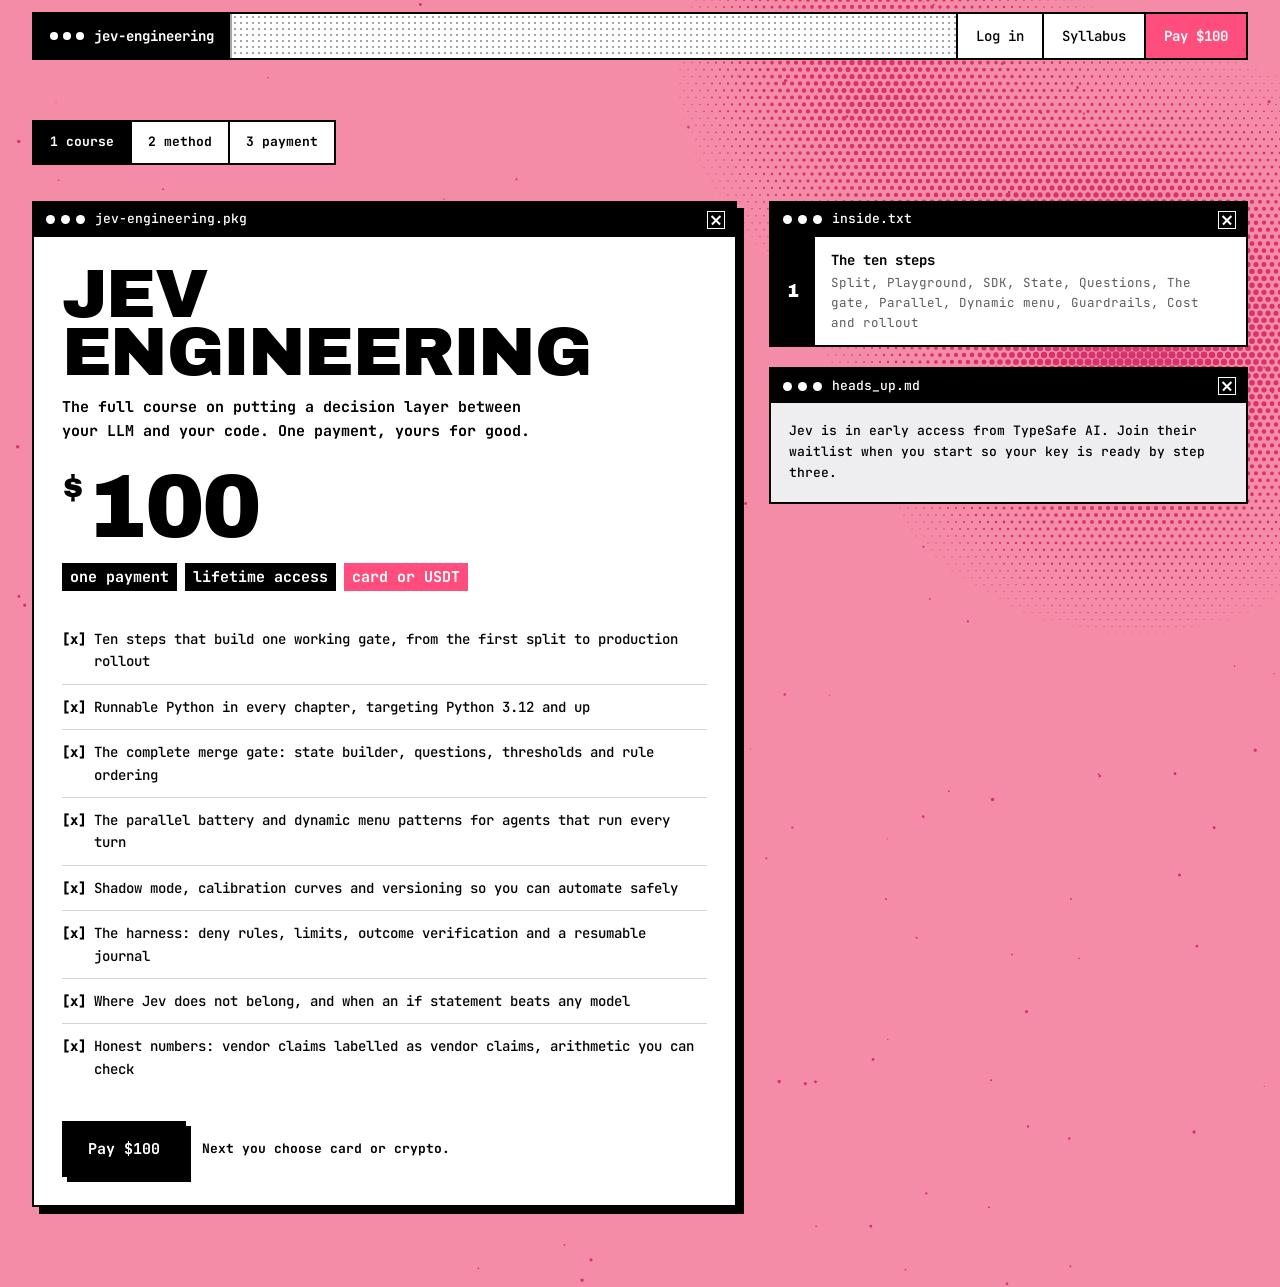
<file: pricing.html>
<!doctype html>
<html lang="en">
<head>
<meta charset="utf-8">
<meta name="viewport" content="width=device-width, initial-scale=1, viewport-fit=cover">
<title>Pricing - Jev Engineering</title>
<link rel="preload" href="assets/fonts/archivo-black.woff2" as="font" type="font/woff2" crossorigin>
<link rel="stylesheet" href="assets/style.css">
<link rel="icon" href="data:image/svg+xml,<svg xmlns='http://www.w3.org/2000/svg' viewBox='0 0 32 32'><rect width='32' height='32' fill='%23000'/><rect x='5' y='5' width='22' height='22' fill='%23F48CA8'/><rect x='12' y='10' width='8' height='12' fill='%23000'/></svg>">
</head>
<body>
<header class="nav">
  <nav class="win" aria-label="Main">
    <a class="brand" href="index.html"><span class="dots"><i></i><i></i><i></i></span>jev-engineering</a>
    <span class="fill"></span>
    <div class="links"><a class="login" href="course.html">Log in</a><a href="index.html#syllabus">Syllabus</a><a class="cta" href="checkout.html">Pay $<span data-price></span></a></div>
  </nav>
</header>

<main class="page ht" data-ht data-ink="#D6336C" data-step="8" data-blobs="4" data-seed="3">
  <div class="wrap">
    <div class="steps" aria-label="Progress"><span class="now">1 course</span><span>2 method</span><span>3 payment</span></div>

    <div class="flow">
      <div class="win lift">
        <div class="bar"><span class="dots"><i></i><i></i><i></i></span><span class="t">jev-engineering.pkg</span><span class="x"></span></div>
        <div class="body" style="padding:28px">
          <h1 class="mega" style="font-size:clamp(30px,5.4vw,76px)">Jev Engineering</h1>
          <p style="font-weight:600;max-width:52ch;margin:14px 0 26px">The full course on putting a decision layer between your LLM and your code. One payment, yours for good.</p>
          <div class="price"><sup>$</sup><span data-price></span></div>
          <div class="priceline"><span class="tag">one payment</span><span class="tag">lifetime access</span><span class="tag hot">card or USDT</span></div>
          <ul class="chk">
            <li>Ten steps that build one working gate, from the first split to production rollout</li>
            <li>Runnable Python in every chapter, targeting Python 3.12 and up</li>
            <li>The complete merge gate: state builder, questions, thresholds and rule ordering</li>
            <li>The parallel battery and dynamic menu patterns for agents that run every turn</li>
            <li>Shadow mode, calibration curves and versioning so you can automate safely</li>
            <li>The harness: deny rules, limits, outcome verification and a resumable journal</li>
            <li>Where Jev does not belong, and when an if statement beats any model</li>
            <li>Honest numbers: vendor claims labelled as vendor claims, arithmetic you can check</li>
          </ul>
          <div style="margin-top:30px;display:flex;flex-wrap:wrap;gap:16px;align-items:center">
            <a class="btn" href="checkout.html"><span>Pay $<span data-price></span></span></a>
            <span style="font-size:13px;font-weight:600">Next you choose card or crypto.</span>
          </div>
        </div>
      </div>

      <aside class="sticky">
        <div class="win">
          <div class="bar"><span class="dots"><i></i><i></i><i></i></span><span class="t">inside.txt</span><span class="x"></span></div>
          <ul class="mini" id="mini"></ul>
        </div>
        <div class="win grey" style="margin-top:20px">
          <div class="bar"><span class="dots"><i></i><i></i><i></i></span><span class="t">heads_up.md</span><span class="x"></span></div>
          <div class="body" style="font-size:13px;font-weight:500">Jev is in early access from TypeSafe AI. Join their waitlist when you start so your key is ready by step three.</div>
        </div>
      </aside>
    </div>
  </div>
</main>


<script src="assets/config.js"></script>
<script src="assets/site.js"></script>
<script src="assets/syllabus.js"></script>
<script>
document.getElementById("mini").innerHTML = JEV_SYLLABUS.map(function (m, i) {
  return '<li><span>' + (i + 1) + '</span><div><b>' + m.title + '</b><small>' + m.lessons.map(function (l) { return l.t; }).join(", ") + '</small></div></li>';
}).join("");
</script>
</body>
</html>
</file>
<file: assets/style.css>
@font-face{font-family:"Archivo Black";src:url(fonts/archivo-black.woff2) format("woff2");font-weight:400;font-display:swap}
@font-face{font-family:"JBM";src:url(fonts/jbm-400.woff2) format("woff2");font-weight:400;font-display:swap}
@font-face{font-family:"JBM";src:url(fonts/jbm-500.woff2) format("woff2");font-weight:500;font-display:swap}
@font-face{font-family:"JBM";src:url(fonts/jbm-700.woff2) format("woff2");font-weight:700;font-display:swap}
@font-face{font-family:"JBM";src:url(fonts/jbm-800.woff2) format("woff2");font-weight:800;font-display:swap}

:root{
  --pink:#F48CA8;
  --pink-2:#EC809C;
  --hot:#FF4E7E;
  --ink:#000;
  --paper:#fff;
  --panel:#EEEDEF;
  --mute:#5c5a60;
  --display:"Archivo Black","Arial Black",Impact,sans-serif;
  --mono:"JBM","JetBrains Mono",ui-monospace,Menlo,Consolas,monospace;
  --wrap:1280px;
  --gut:clamp(16px,3vw,32px);
}

*{box-sizing:border-box}
html{-webkit-text-size-adjust:100%;scroll-behavior:smooth}
body{margin:0;background:var(--paper);color:var(--ink);font:400 15px/1.6 var(--mono);font-feature-settings:"calt" 0;overflow-x:hidden}
img,svg,canvas{display:block;max-width:100%}
a{color:inherit}
button,input,select{font:inherit;color:inherit}
::selection{background:var(--hot);color:#fff}
:focus-visible{outline:3px solid var(--hot);outline-offset:3px}
.wrap{max-width:var(--wrap);margin:0 auto;padding:0 var(--gut)}
.sr{position:absolute;width:1px;height:1px;overflow:hidden;clip:rect(0 0 0 0)}

/* ---------- window chrome: the one component everything is built from ---------- */
.win{background:var(--paper);border:2px solid var(--ink);position:relative}
.win.lift{box-shadow:7px 7px 0 var(--ink)}
.win.grey{background:var(--panel)}
.bar{display:flex;align-items:center;gap:10px;background:var(--ink);color:#fff;height:34px;padding:0 10px 0 12px;font-size:13px;font-weight:500;white-space:nowrap;overflow:hidden}
.bar .dots{display:flex;gap:6px;flex:none}
.bar .dots i{width:9px;height:9px;border-radius:50%;background:#fff;display:block}
.bar .t{flex:1;overflow:hidden;text-overflow:ellipsis}
.bar .x{width:18px;height:18px;border:1.5px solid #fff;flex:none;position:relative}
.bar .x:before,.bar .x:after{content:"";position:absolute;left:50%;top:50%;width:12px;height:1.5px;background:#fff;transform:translate(-50%,-50%) rotate(45deg)}
.bar .x:after{transform:translate(-50%,-50%) rotate(-45deg)}
.win .body{padding:18px}

/* ---------- nav ---------- */
.nav{position:sticky;top:0;z-index:50;padding:12px var(--gut);pointer-events:none}
.nav .win{max-width:var(--wrap);margin:0 auto;pointer-events:auto;display:flex;align-items:stretch;height:48px}
.nav .brand{display:flex;align-items:center;gap:10px;background:var(--ink);color:#fff;padding:0 16px;text-decoration:none;font-weight:700;font-size:14px;flex:none}
.nav .brand .dots{display:flex;gap:5px}
.nav .brand .dots i{width:8px;height:8px;border-radius:50%;background:#fff}
.nav .fill{flex:1;background-image:radial-gradient(var(--ink) 1px,transparent 1.3px);background-size:6px 6px;opacity:.35;border-left:2px solid var(--ink)}
.nav .links{display:flex;align-items:stretch}
.nav .links a{display:flex;align-items:center;padding:0 18px;text-decoration:none;font-size:14px;font-weight:500;border-left:2px solid var(--ink)}
.nav .links a:hover{background:var(--pink)}
.nav .links a.cta{background:var(--hot);color:#fff;font-weight:700}
.nav .links a.cta:hover{background:var(--ink)}
@media (max-width:760px){.nav .links a:not(.cta){display:none}.nav .fill{display:none}.nav .brand{flex:1}}

/* ---------- buttons ---------- */
.btn{display:inline-flex;align-items:center;gap:12px;height:56px;padding:0 24px;border:2px solid var(--ink);background:var(--ink);color:#fff;font-weight:700;font-size:15px;text-decoration:none;cursor:pointer;box-shadow:5px 5px 0 var(--ink);transition:transform .08s,box-shadow .08s,background .12s}
.btn:hover{background:var(--hot)}
.btn:active{transform:translate(5px,5px);box-shadow:0 0 0 var(--ink)}
.btn.light{background:var(--paper);color:var(--ink)}
.btn.light:hover{background:var(--pink)}
.btn .k{font-size:12px;font-weight:500;border:1.5px solid currentColor;padding:1px 6px;opacity:.8}
.btn[aria-disabled="true"]{opacity:.45;pointer-events:none}

/* ---------- halftone canvas host ---------- */
.ht{position:relative;isolation:isolate}
.ht>canvas.htc{position:absolute;inset:0;width:100%;height:100%;z-index:-1;pointer-events:none}

/* ---------- hero ---------- */
.hero{background:var(--pink);margin-top:-72px;padding:132px 0 88px;border-bottom:2px solid var(--ink);overflow:hidden}
.hero .grid{display:grid;grid-template-columns:minmax(0,1fr) minmax(0,1.05fr);column-gap:48px;row-gap:28px;align-items:start}
.mega{font-family:var(--display);font-weight:400;font-size:clamp(64px,10.6vw,168px);line-height:.84;letter-spacing:-.025em;margin:0;text-transform:uppercase}
.mega span{display:block}
.hero-title{grid-column:1/-1;font-size:clamp(34px,10.6vw,164px)}
.hero .grid>*{min-width:0}
.hero .sub{font-family:var(--display);font-size:clamp(22px,2.6vw,38px);line-height:1;text-transform:uppercase;margin:8px 0 0;max-width:15ch}
.hero .lede{max-width:52ch;margin:26px 0 34px;font-size:16px;font-weight:500}
.hero .actions{display:flex;flex-wrap:wrap;gap:16px}
.stack{position:relative;min-height:540px}
.stack .win{position:absolute}
.stack .w1{top:0;left:0;width:74%;z-index:1}
.stack .w2{top:92px;left:18%;width:82%;z-index:2}
.stack .w3{top:268px;left:4%;width:88%;z-index:3}
.code{margin:0;padding:16px 18px;font-size:13px;line-height:1.7;white-space:pre;overflow:hidden}
.code .c{color:#8a8790}.code .s{color:#c2185b}.code .k{font-weight:800}.code .n{color:#c2185b;font-weight:700}
.dist{padding:16px 18px 18px;display:grid;gap:12px}
.dist .row{display:grid;grid-template-columns:86px 1fr 52px;align-items:center;gap:12px;font-size:13px;font-weight:700}
.dist .track{height:18px;border:2px solid var(--ink);background:var(--paper);position:relative}
.dist .fillb{position:absolute;inset:0 auto 0 0;background:var(--ink);width:0;transition:width .9s cubic-bezier(.2,.8,.2,1)}
.dist .row.win-row .fillb{background:var(--hot)}
.dist .meta{display:flex;justify-content:space-between;border-top:2px solid var(--ink);padding-top:12px;font-size:12px;font-weight:500}
.tag{display:inline-block;background:var(--ink);color:#fff;padding:2px 8px;font-weight:700}
.tag.hot{background:var(--hot)}
@media (max-width:980px){.hero .grid{grid-template-columns:minmax(0,1fr)}.stack{min-height:520px}}
@media (max-width:560px){.stack{min-height:600px}.stack .w1{width:100%}.stack .w2{left:6%;width:94%;top:120px}.stack .w3{left:0;width:100%;top:320px}}

/* ---------- ticker ---------- */
.ticker{background:var(--ink);color:#fff;border-bottom:2px solid var(--ink);overflow:hidden;white-space:nowrap}
.ticker .run{display:inline-flex;gap:48px;padding:14px 0;animation:tick 42s linear infinite;font-weight:700;font-size:14px}
.ticker .run b{color:var(--pink)}
@keyframes tick{to{transform:translateX(-50%)}}

/* ---------- sections ---------- */
.sec{padding:clamp(72px,9vw,128px) 0;border-bottom:2px solid var(--ink)}
.sec.dots{background-color:var(--paper);background-image:radial-gradient(#d6d3d9 1px,transparent 1.4px);background-size:14px 14px}
.sec.black{background:var(--ink);color:#fff}
.sec.pink{background:var(--pink)}
.h2{font-family:var(--display);font-weight:400;font-size:clamp(38px,5.6vw,84px);line-height:.9;letter-spacing:-.02em;text-transform:uppercase;margin:0 0 20px;max-width:16ch}
.intro{max-width:60ch;font-size:16px;margin:0 0 48px}
.sec.black .intro{color:#d8d6db}

/* split */
.split{display:grid;grid-template-columns:repeat(3,1fr);gap:28px;align-items:start}
.split .win .body{min-height:230px;display:flex;flex-direction:column;gap:12px}
.split .who{font-family:var(--display);font-size:clamp(28px,3vw,42px);line-height:.95;text-transform:uppercase}
.split .mid{border-width:3px;transform:translateY(-14px)}
.split .mid .bar{background:var(--hot)}
.split ul{margin:auto 0 0;padding:0;list-style:none;display:flex;flex-wrap:wrap;gap:8px}
.split li{border:1.5px solid var(--ink);padding:2px 8px;font-size:12px;font-weight:700;background:var(--paper)}
.rule{margin-top:40px;border:2px solid var(--ink);background:var(--pink);padding:18px 22px;font-weight:700;font-size:16px;max-width:880px}
@media (max-width:900px){.split{grid-template-columns:1fr}.split .mid{transform:none}}

/* gate simulator */
.gate{display:grid;grid-template-columns:minmax(0,1fr) minmax(0,1.1fr);border:2px solid var(--ink);background:var(--paper);box-shadow:9px 9px 0 var(--ink)}
.gate>div{min-width:0}
.gate .controls{border-right:2px solid var(--ink);display:flex;flex-direction:column}
.presets{display:flex;flex-wrap:wrap;gap:8px;padding:16px 18px;border-bottom:2px solid var(--ink);background:var(--panel)}
.presets button{border:2px solid var(--ink);background:var(--paper);padding:6px 10px;font-size:12px;font-weight:700;cursor:pointer}
.presets button[aria-pressed="true"]{background:var(--ink);color:#fff}
.sl{padding:14px 18px;border-bottom:1.5px solid #cfcdd2}
.sl:last-child{border-bottom:0}
.sl label{display:flex;justify-content:space-between;font-size:13px;font-weight:700;margin-bottom:8px}
.sl output{background:var(--ink);color:#fff;padding:0 6px}
.sl small{display:block;color:var(--mute);font-size:12px;margin-top:6px}
input[type=range]{-webkit-appearance:none;appearance:none;width:100%;height:22px;background:transparent;cursor:pointer}
input[type=range]::-webkit-slider-runnable-track{height:8px;border:2px solid var(--ink);background:repeating-linear-gradient(90deg,var(--ink) 0 1px,transparent 1px 10%)}
input[type=range]::-moz-range-track{height:8px;border:2px solid var(--ink);background:var(--paper)}
input[type=range]::-webkit-slider-thumb{-webkit-appearance:none;width:18px;height:22px;background:var(--hot);border:2px solid var(--ink);margin-top:-9px}
input[type=range]::-moz-range-thumb{width:16px;height:20px;background:var(--hot);border:2px solid var(--ink);border-radius:0}
.gate .out{display:flex;flex-direction:column}
.gate .code{font-size:13px;flex:1;padding:18px 0}
.gate .code .ln{display:block;padding:0 18px;transition:background .15s}
.gate .code .ln.on{background:var(--pink)}
.gate .code .ln.hit{background:var(--hot);color:#fff}
.gate .code .ln.hit .c,.gate .code .ln.hit .s,.gate .code .ln.hit .n{color:#fff}
.verdict{border-top:2px solid var(--ink);display:grid;grid-template-columns:auto 1fr;align-items:center;gap:18px;padding:18px}
.verdict .big{font-family:var(--display);font-size:clamp(34px,4.4vw,56px);line-height:1;text-transform:uppercase;padding:6px 14px;border:2px solid var(--ink);min-width:6.4ch;text-align:center}
.verdict .big.ship{background:var(--ink);color:#fff}
.verdict .big.return{background:var(--paper)}
.verdict .big.escalate{background:var(--hot);color:#fff}
.verdict p{margin:0;font-size:13px;font-weight:500}
.gate .dist{border-top:2px solid var(--ink);background:var(--panel)}
@media (max-width:900px){.gate{grid-template-columns:1fr}.gate .controls{border-right:0;border-bottom:2px solid var(--ink)}.gate .code{overflow-x:auto}}

/* arithmetic */
.calc{display:grid;grid-template-columns:minmax(0,.8fr) minmax(0,1.2fr);gap:40px;align-items:center}
.calc .knob{border:2px solid #fff;padding:22px}
.calc .knob .num{font-family:var(--display);font-size:clamp(40px,5vw,64px);line-height:1}
.calc .knob input[type=range]::-webkit-slider-runnable-track{border-color:#fff;background:repeating-linear-gradient(90deg,#fff 0 1px,transparent 1px 10%)}
.calc .knob input[type=range]::-webkit-slider-thumb{border-color:#fff}
.bars{display:grid;gap:26px}
.bars .lab{display:flex;justify-content:space-between;align-items:baseline;gap:16px;margin-bottom:8px;font-weight:700}
.bars .lab .v{font-family:var(--display);font-size:clamp(30px,4vw,54px);line-height:1}
.bars .b{height:46px;border:2px solid #fff;position:relative;overflow:hidden}
.bars .b i{position:absolute;inset:0 auto 0 0;background:#fff;transition:width .5s cubic-bezier(.2,.8,.2,1);min-width:8px}
.bars .b.jev i{background:var(--pink)}
.fine{font-size:12px;color:#a9a6ad;margin-top:24px;max-width:70ch}
@media (max-width:900px){.calc{grid-template-columns:1fr}}

/* syllabus */
.mods{display:grid;gap:18px}
.mod{border:2px solid var(--ink);background:var(--paper)}
.mod summary{list-style:none;cursor:pointer;display:grid;grid-template-columns:64px 1fr auto;align-items:center;gap:18px;padding:0 18px 0 0;min-height:76px}
.mod summary::-webkit-details-marker{display:none}
.mod .no{align-self:stretch;display:grid;place-items:center;background:var(--ink);color:#fff;font-family:var(--display);font-size:26px}
.mod .nm{font-family:var(--display);font-size:clamp(20px,2.4vw,30px);text-transform:uppercase;line-height:1}
.mod .nm small{display:block;font-family:var(--mono);text-transform:none;font-size:13px;font-weight:500;margin-top:6px;color:var(--mute)}
.mod .tg{width:28px;height:28px;border:2px solid var(--ink);position:relative}
.mod .tg:before,.mod .tg:after{content:"";position:absolute;left:50%;top:50%;width:12px;height:2px;background:var(--ink);transform:translate(-50%,-50%)}
.mod .tg:after{transform:translate(-50%,-50%) rotate(90deg);transition:transform .15s}
.mod[open] .tg:after{transform:translate(-50%,-50%) rotate(0)}
.mod[open] summary{border-bottom:2px solid var(--ink);background:var(--pink)}
.mod ol{margin:0;padding:0;list-style:none;counter-reset:l}
.mod li{display:grid;grid-template-columns:64px 1fr;border-bottom:1.5px solid #d6d3d9}
.mod li:last-child{border-bottom:0}
.mod li span{display:grid;place-items:center;font-weight:800;font-size:13px;border-right:1.5px solid #d6d3d9}
.mod li div{padding:14px 18px}
.mod li b{display:block;font-size:15px}
.mod li p{margin:4px 0 0;color:var(--mute);font-size:13px}

/* shipped */
.tbl{width:100%;border-collapse:collapse;font-size:14px}
.tbl th,.tbl td{text-align:left;padding:14px 18px;border-bottom:1.5px solid #d6d3d9;vertical-align:top}
.tbl th{font-size:12px;font-weight:700;background:var(--panel);border-bottom:2px solid var(--ink)}
.tbl td:first-child{font-weight:800;white-space:nowrap}
.tbl td.num{font-weight:800;white-space:nowrap;color:#c2185b}
.tbl tr:last-child td{border-bottom:0}
.tbl tr.star td{background:var(--pink)}
.tbl tr.star td.num{color:var(--ink)}
.scroll{overflow-x:auto}

/* contract */
.contract{display:grid;grid-template-columns:1fr 1fr;gap:28px}
.contract ul{margin:0;padding:0;list-style:none}
.contract li{padding:12px 18px;border-bottom:1.5px solid #d6d3d9;display:grid;grid-template-columns:28px 1fr;gap:10px;font-size:14px;font-weight:500}
.contract li:last-child{border-bottom:0}
.contract li:before{font-weight:800}
.contract .can li:before{content:"[x]"}
.contract .cannot li:before{content:"[ ]";color:#c2185b}
.contract .cannot .bar{background:var(--hot)}
.note{margin-top:28px;background:var(--ink);color:#fff;padding:20px 22px;font-size:15px;font-weight:500;max-width:900px}
.note b{color:var(--pink)}
@media (max-width:820px){.contract{grid-template-columns:1fr}}

/* faq */
.faq{display:grid;grid-template-columns:repeat(2,1fr);gap:20px}
.faq .win .body p{margin:0;font-size:14px}
.faq h3{margin:0 0 8px;font-size:15px}
@media (max-width:820px){.faq{grid-template-columns:1fr}}

/* final cta */
.final{background:var(--pink);padding:clamp(80px,10vw,150px) 0;border-bottom:2px solid var(--ink);overflow:hidden;text-align:left}
.final .mega{font-size:clamp(36px,9vw,150px)}
.final p{max-width:48ch;font-weight:500;font-size:16px;margin:26px 0 34px}

/* footer */
.foot{background:var(--ink);color:#fff;padding:28px 0;font-size:13px}
.foot .wrap{display:flex;flex-wrap:wrap;justify-content:space-between;gap:16px}
.foot a{text-decoration:none;margin-left:20px}
.foot a:first-child{margin-left:0}
.foot a:hover{color:var(--pink)}

/* ---------- flow pages (pricing / checkout / pay) ---------- */
.page{background:var(--pink);min-height:100vh;margin-top:-72px;padding:120px 0 80px}
.steps{display:flex;gap:0;margin-bottom:36px;border:2px solid var(--ink);background:var(--paper);width:max-content;max-width:100%;overflow-x:auto}
.steps a,.steps span{padding:10px 16px;font-size:13px;font-weight:700;text-decoration:none;border-right:2px solid var(--ink);white-space:nowrap}
.steps>*:last-child{border-right:0}
.steps .now{background:var(--ink);color:#fff}
.steps .done{background:var(--pink)}
.flow{display:grid;grid-template-columns:minmax(0,1.25fr) minmax(0,.85fr);gap:32px;align-items:start}
.flow.one{grid-template-columns:minmax(0,1fr)}
.flow.wide{grid-template-columns:minmax(0,1.7fr) minmax(0,.7fr)}
@media (max-width:960px){.flow,.flow.wide{grid-template-columns:1fr}.sticky{position:static}}

.price{font-family:var(--display);font-size:clamp(54px,7vw,104px);line-height:.85;letter-spacing:-.03em;display:flex;align-items:flex-start;gap:6px}
.price sup{font-size:.36em;margin-top:.2em}
.priceline{display:flex;flex-wrap:wrap;gap:8px;margin:18px 0 26px}
.chk{list-style:none;margin:0;padding:0}
.chk li{display:grid;grid-template-columns:32px 1fr;padding:11px 0;border-bottom:1.5px solid #d6d3d9;font-size:14px;font-weight:500}
.chk li:last-child{border-bottom:0}
.chk li:before{content:"[x]";font-weight:800}
.sticky{position:sticky;top:84px}

.mini{list-style:none;margin:0;padding:0}
.mini li{display:grid;grid-template-columns:44px 1fr;border-bottom:1.5px solid #d6d3d9}
.mini li:last-child{border-bottom:0}
.mini li span{background:var(--ink);color:#fff;display:grid;place-items:center;font-family:var(--display);font-size:18px}
.mini li div{padding:12px 16px}
.mini b{display:block;font-size:14px}
.mini small{color:var(--mute);font-size:12.5px;display:block;margin-top:2px}

.methods{display:grid;grid-template-columns:1fr 1fr;gap:24px}
.method{display:flex;flex-direction:column;text-decoration:none;cursor:pointer;transition:transform .08s,box-shadow .08s}
.method:hover{transform:translate(-3px,-3px);box-shadow:10px 10px 0 var(--ink)}
.method:hover .bar{background:var(--hot)}
.method:hover .go{background:var(--ink);color:#fff}
.method:hover .go kbd{border-color:#fff}
.method .body{display:flex;flex-direction:column;gap:14px;min-height:300px}
.method .big{font-family:var(--display);font-size:clamp(34px,4vw,54px);line-height:.9;text-transform:uppercase}
.method p{margin:0;font-size:14px;font-weight:500}
.method .go{margin-top:auto;display:flex;justify-content:space-between;align-items:center;gap:12px;background:var(--hot);color:var(--ink);padding:15px 16px;margin:6px -18px -18px;font-weight:800;font-size:15px;border-top:2px solid var(--ink)}
.method .go kbd{border:2px solid currentColor;padding:1px 8px;font:inherit;font-size:12px;flex:none}
.glyph{height:88px;border:2px solid var(--ink);background:var(--panel);position:relative;overflow:hidden}
@media (max-width:760px){.methods{grid-template-columns:1fr}}

.sum{font-size:14px}
.sum .r{display:flex;justify-content:space-between;gap:12px;padding:10px 0;border-bottom:1.5px solid #d6d3d9}
.sum .r.tot{border-bottom:0;font-weight:800;font-size:18px;padding-top:14px}

.field{display:grid;gap:6px;margin-bottom:16px}
.field label{font-size:13px;font-weight:700}
.field input{height:50px;border:2px solid var(--ink);background:var(--paper);padding:0 14px;font-size:15px;border-radius:0;width:100%}
.field input:focus{outline:none;background:#fff3f6;box-shadow:4px 4px 0 var(--hot)}
.field .err{color:#c2185b;font-size:12.5px;font-weight:700;min-height:1em}

.nets{display:grid;grid-template-columns:repeat(3,1fr);gap:2px;background:var(--ink);border-bottom:2px solid var(--ink)}
.nets button{border:0;background:var(--panel);padding:14px 12px;font-weight:800;font-size:13px;cursor:pointer;text-align:left}
.nets button small{display:block;font-weight:500;color:var(--mute);font-size:11.5px}
.nets button[aria-selected="true"]{background:var(--ink);color:#fff;box-shadow:inset 0 -4px 0 var(--hot)}
.nets button[aria-selected="true"] small{color:var(--pink)}
@media (max-width:620px){.nets{grid-template-columns:repeat(2,1fr)}}
.nets button:disabled{cursor:not-allowed;opacity:.5;background-image:repeating-linear-gradient(135deg,transparent 0 6px,#d6d3d9 6px 7px)}
.addr{display:grid;grid-template-columns:auto 1fr;gap:22px;padding:22px;align-items:start}
.qr{width:168px;height:168px;border:2px solid var(--ink);padding:8px;background:#fff;display:grid;place-items:center}
.qr img,.qr canvas{width:100%!important;height:100%!important;image-rendering:pixelated}
.amt{font-family:var(--display);font-size:clamp(34px,4vw,52px);line-height:1}
.copyrow{display:flex;border:2px solid var(--ink);margin-top:10px}
.copyrow code{flex:1;min-width:0;padding:12px 14px;font-size:13.5px;font-weight:700;word-break:break-all;background:var(--panel)}
.copyrow button{border:0;border-left:2px solid var(--ink);background:var(--ink);color:#fff;padding:0 16px;font-weight:800;cursor:pointer;min-width:92px}
.copyrow button.ok{background:var(--hot)}
.warn{border:2px solid var(--ink);background:var(--pink);padding:12px 14px;font-size:13px;font-weight:600;margin-top:14px}
@media (max-width:620px){.addr{grid-template-columns:1fr}.qr{width:150px;height:150px}}

.done-box{text-align:left}
.done-box .mega{font-size:clamp(48px,7vw,96px)}
.hide{display:none!important}

@media (prefers-reduced-motion:reduce){*{animation:none!important;transition:none!important;scroll-behavior:auto!important}}
.qr svg{width:100%;height:100%}
@media (max-width:760px){.nav .links a.login{display:flex;padding:0 12px}}
</file>
